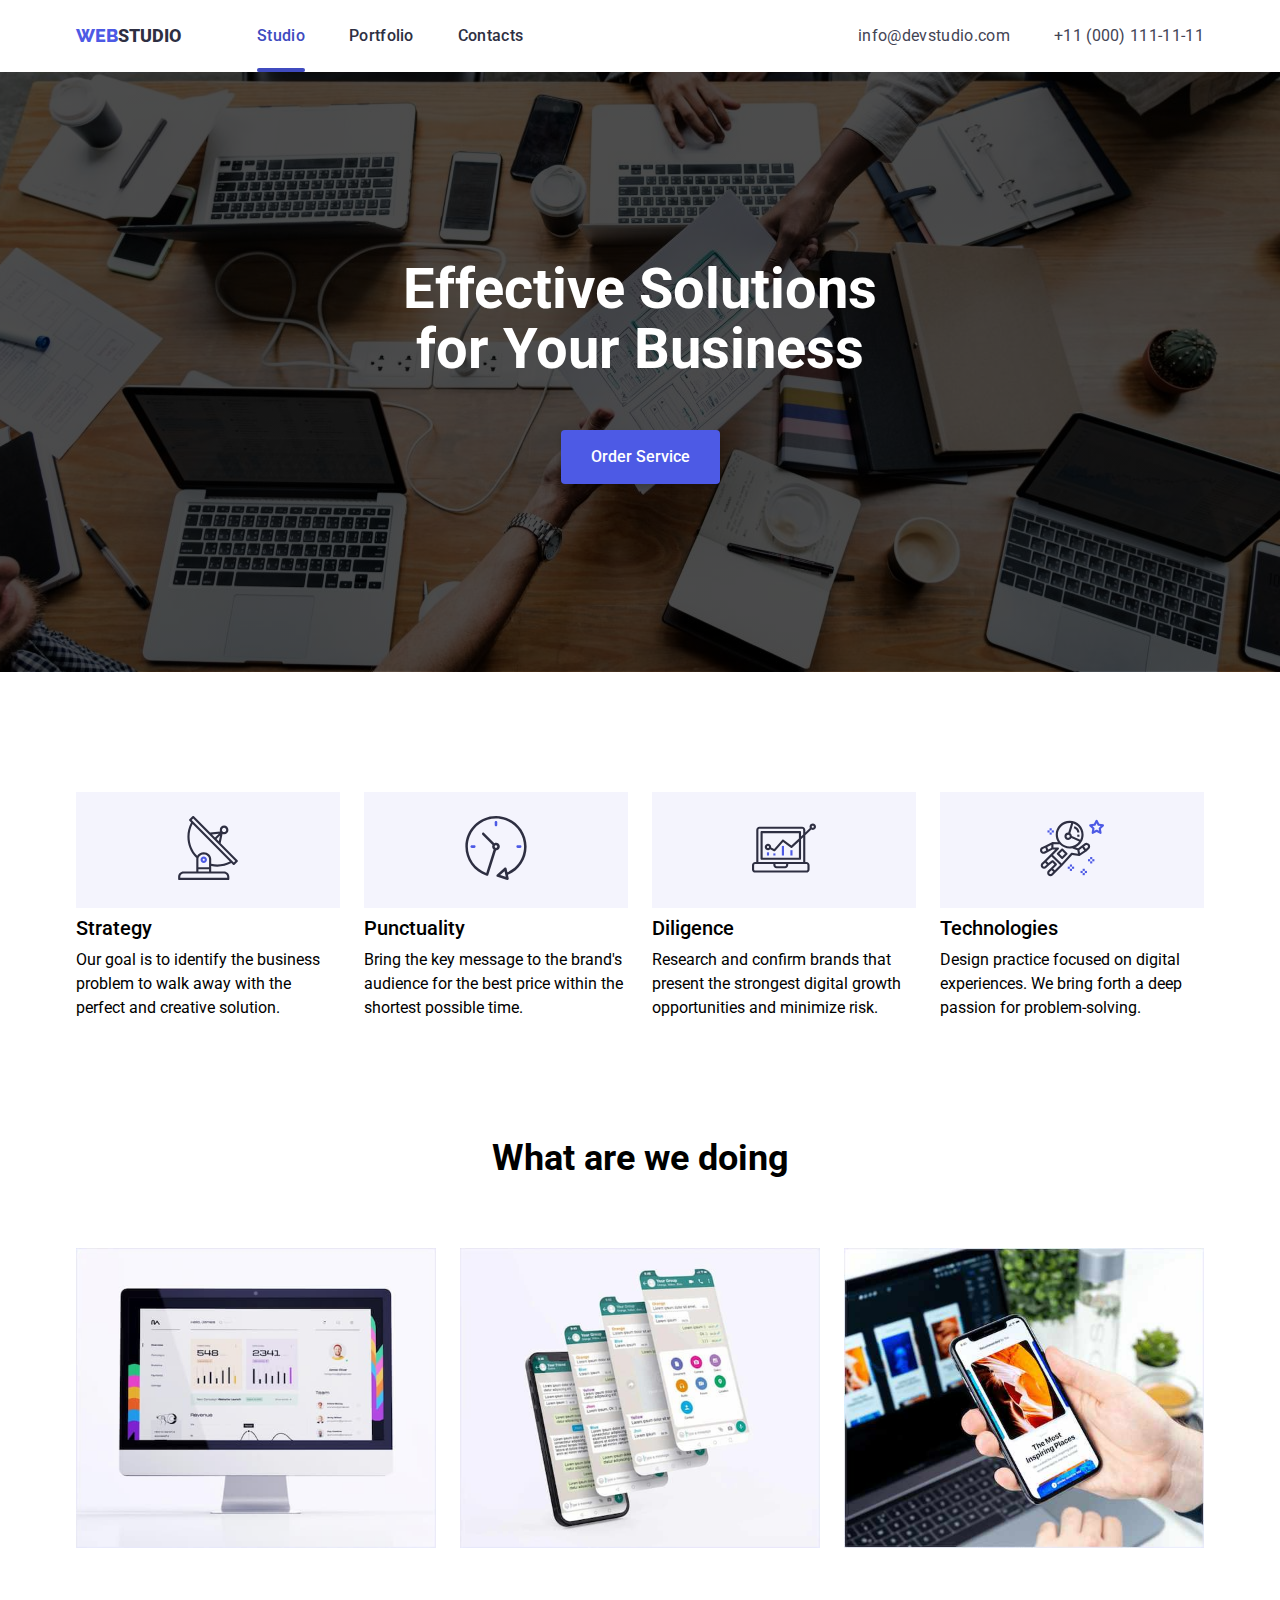
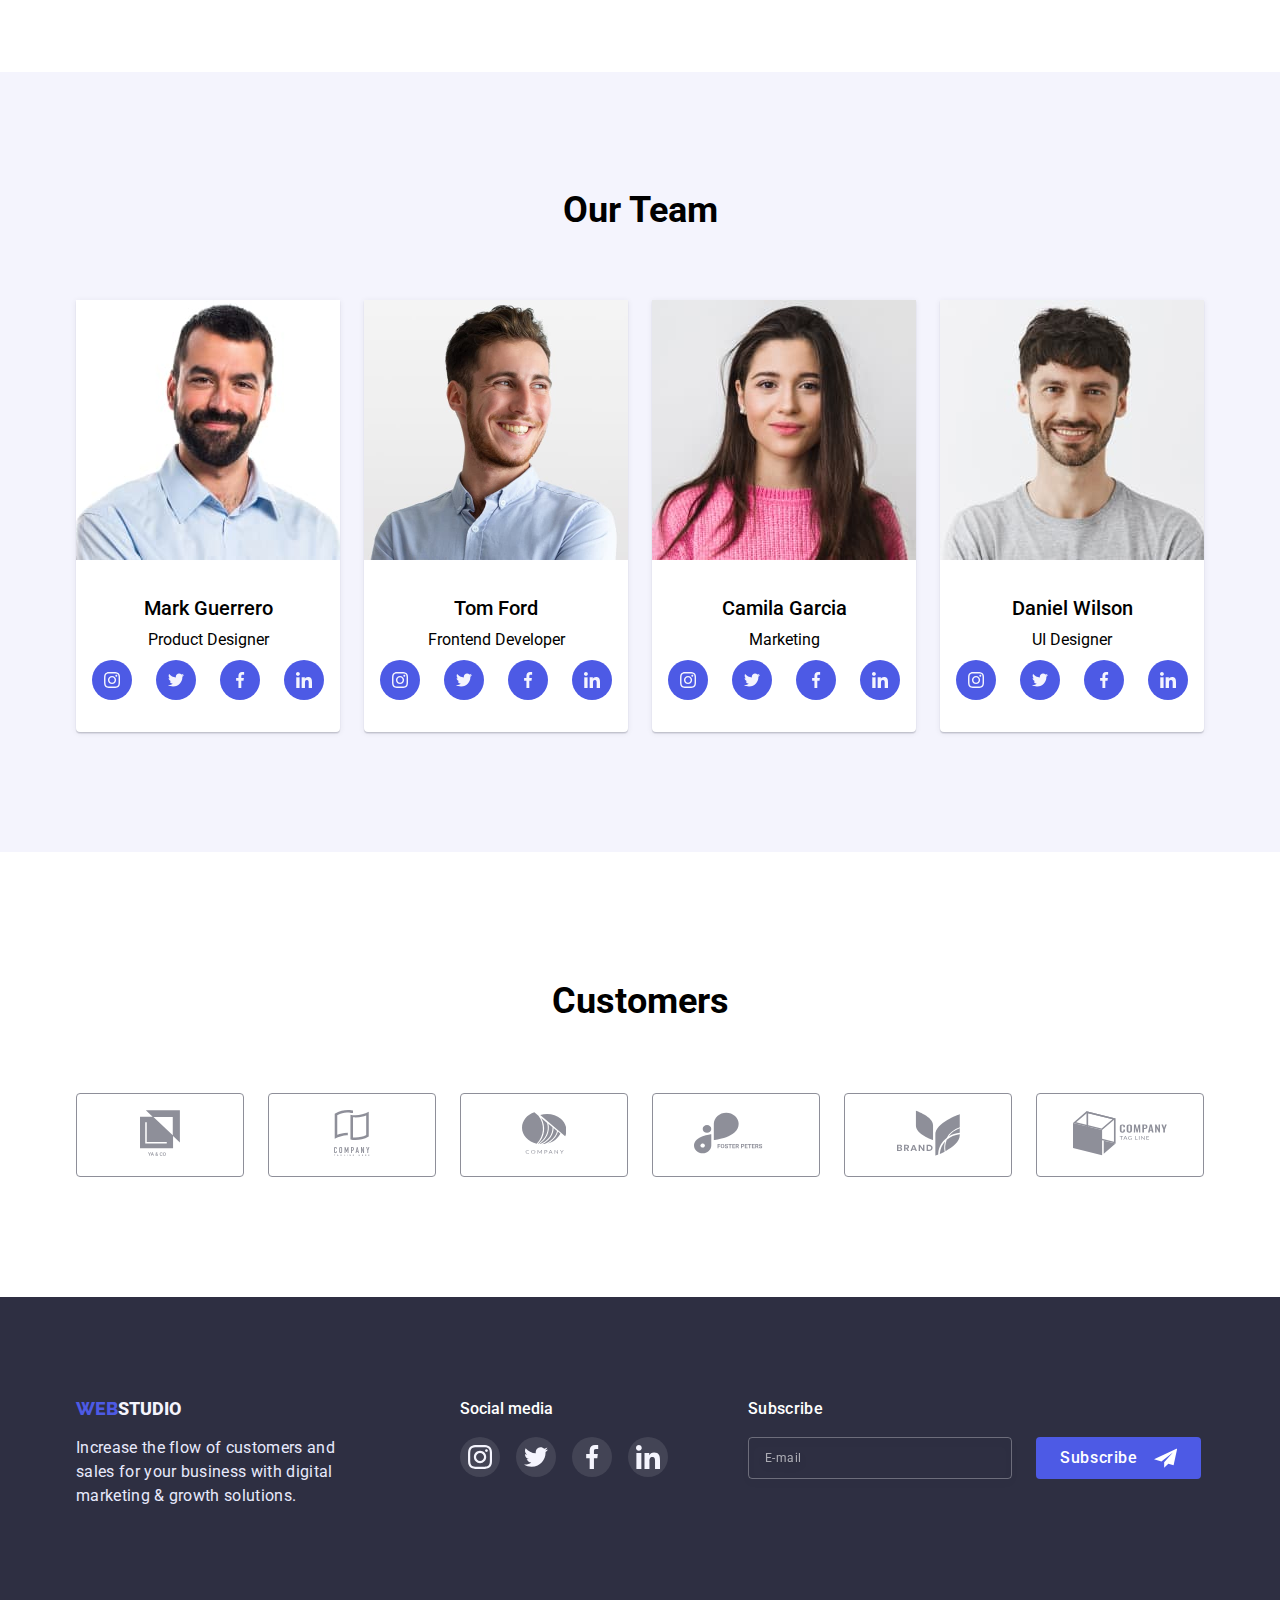
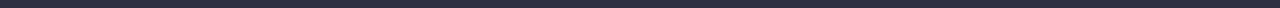
<file: index.html>
<!DOCTYPE html>
<html lang="en">
<head>
    <meta charset="UTF-8">
    <meta http-equiv="X-UA-Compatible" content="IE=edge">
    <meta name="viewport" content="width=device-width, initial-scale=1.0">
    <link href="https://fonts.googleapis.com/css2?family=Roboto:wght@400;500;700&display=swap" rel="stylesheet">
    <link href="https://fonts.googleapis.com/css2?family=Raleway:wght@800&display=swap" rel="stylesheet">
    <title>WebStudio</title>
    <link rel="stylesheet" href="css/style.css">
    <link rel="stylesheet" href="css/media.css">
    <link rel="stylesheet" href="node_modules/modern-normalize/modern-normalize.css" type="text/html">
</head>
<body>
    <header class="webstudio-header">
        <div class="webstudio-nav-menu-mobile">
            <div class="webstudio-nav-menu-mobile-container">
                <a class="webstudio-nav-logo" href="./index.html"><span class="webstudio-nav-link-color">WEB</span>STUDIO</a>
                <button type="button" class="webstudio-header-responsive-menu-logo-icon is-open" data-menu-open>
                    <svg class="webstudio-header-responsive-icon">
                        <use href="./images/menu-burger.svg#icon-menu_black_24dp" width="32"></use>
                    </svg>
                </button>
            </div>
        </div>
        <div class="webstudio-header-menu-modal" data-menu>
            <div class="webstudio-header-container">
                <nav class="webstudio-nav">
                    <button class="webstudio-modal-menu-close-button" data-menu-close>
                        <svg class="webstudio-modal-window-icon">
                            <use href="./images/close-button-svg.svg#icon-close-button"></use>
                        </svg>
                    </button>
                    <a class="webstudio-nav-logo-menu" href="./index.html"><span class="webstudio-nav-link-color">WEB</span>STUDIO</a>
                    <ul class="webstudio-header-menu-list">
                        <li class="webstudio-header-menu-item"><a class="webstudio-header-menu-link webstudio-header-menu-link-active" href="./index.html">Studio</a></li>
                        <li class="webstudio-header-menu-item"><a class="webstudio-header-menu-link" href="./portfolio.html">Portfolio</a></li>
                        <li class="webstudio-header-menu-item"><a class="webstudio-header-menu-link" href="">Contacts</a></li>
                    </ul>
                </nav>
                <address class="webstudio-header-contant">
                    <ul class="webstudio-header-contant-list">
                        <li class="webstudio-header-contant-list-item"><a class="webstudio-header-contant-list-link webstudio-header-contant-list-link-email" href="mailto:info@devstudio.com">info@devstudio.com</a></li>
                        <li class="webstudio-header-contant-list-item"><a class="webstudio-header-contant-list-link webstudio-header-contant-list-link-active" href="tel:+110001111111">+11 (000) 111-11-11</a></li>
                    </ul>
                </address>
                <div class="webstudio-header-social-media">
                    <ul class="webstudio-header-social-media-container">
                        <li class="webstudio-header-social-media-list">
                            <a href="">
                                <svg class="webstudio-header-social-media-icon">
                                    <use href="./images/symbol-defs-(social).svg#icon-instagram-2"></use>
                                </svg>
                            </a>
                        </li>
                        <li class="webstudio-header-social-media-list">
                            <a href="">
                                <svg class="webstudio-header-social-media-icon">
                                    <use href="./images/symbol-defs-(social).svg#icon-twitter-1"></use>
                                </svg>
                            </a>
                        </li>
                        <li class="webstudio-header-social-media-list">
                            <a href="">
                                <svg class="webstudio-header-social-media-icon">
                                    <use href="./images/symbol-defs-(social).svg#icon-facebook-1"></use>
                                </svg>
                            </a>
                        </li>
                        <li class="webstudio-header-social-media-list">
                            <a href="">
                                <svg class="webstudio-header-social-media-icon">
                                    <use href="./images/symbol-defs-(social).svg#icon-linkedin-1-white"></use>
                                </svg>
                            </a>
                        </li>
                    </ul>
                </div>
            </div>
        </div>
    </header>
    <main>
    <section class="webstudio-service">
        <div class="webstudio-service-container">
            <h1 class="webstudio-service-text">Effective Solutions for Your Business</h1>
            <button class="webstudio-service-button" type="button" data-modal-open>Order Service</button>
            <div class="webstudio-modal-overlay is-hidden" data-modal>
                <div class="webstudio-modal-window">
                    <button class="webstudio-modal-window-close-button" data-modal-close>
                        <svg class="webstudio-modal-window-icon">
                            <use href="./images/close-button-svg.svg#icon-close-button" width="8"></use>
                        </svg>
                    </button>
                    <p class="webstudio-modal-form-title">Leave your contacts and we will call you back</p>

                    <form class="webstudio-modal-form-data" method="POST" action="javascript:void(0);" autocomplete="off">
                        <label class="webstudio-modal-form-data-label-container">
                            <span class="webstudio-modal-form-data-title">Name</span>
                            <span class="webstudio-modal-form-container">
                                <input class="webstudio-modal-form-input" type="text" name="user-name">
                                <span class="webstudio-modal-form-input-icon">
                                    <svg class="webstudio-modal-form-input-icon-style">
                                        <use href="./images/set-icon-for-form-data.svg#icon-form-order-name"></use>
                                    </svg>
                                </span>
                            </span>
                        </label>
                        <label class="webstudio-modal-form-data-label-container">
                            <span class="webstudio-modal-form-data-title">Phone</span>
                            <span class="webstudio-modal-form-container">
                                <input class="webstudio-modal-form-input" type="text" name="user-phone">
                                <span class="webstudio-modal-form-input-icon">
                                    <svg class="webstudio-modal-form-input-icon-style">
                                        <use href="./images/set-icon-for-form-data.svg#icon-form-order-call"></use>
                                    </svg>
                                </span>
                            </span>
                        </label>
                        <label class="webstudio-modal-form-data-label-container">
                            <span class="webstudio-modal-form-data-title">Email</span>
                            <span class="webstudio-modal-form-container">
                                <input class="webstudio-modal-form-input" type="email" name="user-email">
                                <span class="webstudio-modal-form-input-icon">
                                    <svg class="webstudio-modal-form-input-icon-style">
                                        <use href="./images/set-icon-for-form-data.svg#icon-form-order-email"></use>
                                    </svg>
                                </span>
                            </span>
                        </label>
                        <label class="webstudio-modal-form-data-label-container">
                            <span class="webstudio-modal-form-data-title">Comment</span>
                            <textarea class="webstudio-modal-form-item-comment" name="comment" placeholder="Text input"></textarea>
                        </label>
                        <label class="webstudio-modal-form-data-label-checkbox">
                            <span class="webstudio-modal-form-input-checkbox-container">
                                <input class="webstudio-modal-form-input-checkbox" type="checkbox" name="agree">
                                <svg class="webstudio-modal-form-input-checkbox-icon">
                                    <use href="./images/set-icon-for-form-data.svg#icon-form-order-checkbox"></use>
                                </svg>
                            </span>
                            <span class="webstudio-modal-form-data-title-checkbox">I accept the terms and conditions of the <a class="webstudio-modal-form-data-title-rules" href="">Privacy Policy</a></span>
                        </label>
                        <div class="webstudio-modal-form-data-button-container">
                            <button class="webstudio-modal-form-data-button" type="submit">Send</button>
                        </div>
                    </form>
                </div>
            </div>
        </div>
    </section>
            <section class="webstudio-services">
                <div class="webstudio-services-container">
                    <ul class="webstudio-services-text-list">
                        <li class="webstudio-services-text-item">
                            <div class="webstudio-services-item-svg">
                                <svg class="webstudio-services-item-icon">
                                    <use href="./images/symbol-defs.svg#icon-antenna-1"></use>
                                </svg>
                            </div>
                            <h3 class="webstudio-services-title">Strategy</h3>
                            <p class="webstudio-services-title-text">Our goal is to identify the business problem to walk away with the perfect and creative solution.</p>
                        </li>
                        <li class="webstudio-services-text-item">
                            <div class="webstudio-services-item-svg">
                                <svg class="webstudio-services-item-icon">
                                    <use href="./images/symbol-defs.svg#icon-clock-1"></use>
                                </svg>
                            </div>
                            <h3 class="webstudio-services-title">Punctuality</h3>
                            <p class="webstudio-services-title-text">Bring the key message to the brand's audience for the best price within the shortest possible time.</p>
                        </li>
                        <li class="webstudio-services-text-item">
                            <div class="webstudio-services-item-svg">
                                <svg class="webstudio-services-item-icon">
                                    <use href="./images/symbol-defs.svg#icon-diagram-1"></use>
                                </svg>
                            </div>
                            <h3 class="webstudio-services-title">Diligence</h3>
                            <p class="webstudio-services-title-text">Research and confirm brands that present the strongest digital growth opportunities and minimize risk.</p>
                        </li>
                        <li class="webstudio-services-text-item">
                            <div class="webstudio-services-item-svg">
                                <svg class="webstudio-services-item-icon">
                                    <use href="./images/symbol-defs.svg#icon-astronaut-1"></use>
                                </svg>
                            </div>
                            <h3 class="webstudio-services-title">Technologies</h3>
                            <p class="webstudio-services-title-text">Design practice focused on digital experiences. We bring forth a deep passion for problem-solving.</p>
                        </li>
                    </ul>
                </div>
            </section>
            <section class="webstudio-our-jobs">
                <div class="webstudio-our-jobs-container">
                    <h2 class="webstudio-our-jobs-text">What are we doing</h2>
                        <ul class="webstudio-our-jobs-text-list">
                            <li class="webstudio-our-jobs-text-item"><img src="./images/img-1-(edited)-1.jpg" alt="Desktop-Mac" width="360"></li>
                            <li class="webstudio-our-jobs-text-item"><img src="./images/img-2-(edited)-2.jpg" alt="Phone-with-screens" width="360"></li>
                            <li class="webstudio-our-jobs-text-item"><img src="./images/img-3-(edited)-3.jpg" alt="IPhone" width="360"></li>
                        </ul>
                </div>
            </section>
            <section class="webstudio-our-team">
                <div class="webstudio-our-team-container">
                    <h2 class="webstudio-our-team-title">Our Team</h2>
                    <ul class="webstudio-our-team-cards">
                        <li class="webstudio-our-team-cards-employee">
                        <picture>
                            <source srcset="./images/Mark-Guerrero-4-x2.jpg 2x, ./images/Mark-Guerrero-4-x1.jpg 1x" type="image/jpeg">
                            <img class="webstudio-our-team-cards-employee-img" src="./images/Mark-Guerrero-3.jpg" alt="Mark-Guerrero" width="264">
                        </picture>
                            <div class="webstudio-our-team-cards-employee-titles">
                                <h3 class="webstudio-our-team-cards-title-list">Mark Guerrero</h3>
                                <p class="webstudio-our-team-cards-text-list">Product Designer</p>
                                <ul class="webstudio-our-team-cards-employee-social-media-container">
                                    <li class="webstudio-our-team-cards-employee-social-media-list">
                                        <a href="">
                                            <svg class="webstudio-our-team-cards-employee-social-media-icon">
                                                <use href="./images/symbol-defs-(social).svg#icon-instagram-2" width="16"></use>
                                            </svg>
                                        </a>
                                    </li>
                                    <li class="webstudio-our-team-cards-employee-social-media-list">
                                        <a href="">
                                            <svg class="webstudio-our-team-cards-employee-social-media-icon">
                                                <use href="./images/symbol-defs-(social).svg#icon-twitter-1" width="16"></use>
                                            </svg>
                                        </a>
                                    </li>
                                    <li class="webstudio-our-team-cards-employee-social-media-list">
                                        <a href="">
                                            <svg class="webstudio-our-team-cards-employee-social-media-icon">
                                                <use href="./images/symbol-defs-(social).svg#icon-facebook-1" width="16"></use>
                                            </svg>
                                        </a>
                                    </li>
                                    <li class="webstudio-our-team-cards-employee-social-media-list">
                                        <a href="">
                                            <svg class="webstudio-our-team-cards-employee-social-media-icon">
                                                <use href="./images/symbol-defs-(social).svg#icon-linkedin-1-white" width="16">
                                                </use>
                                            </svg>
                                        </a>
                                    </li>
                                </ul>
                            </div>
                        </li>
                        <li class="webstudio-our-team-cards-employee">
                            <picture>
                                <source srcset="./images/tom-ford-5-x2.jpg 2x, ./images/tom-ford-5-x1.jpg 1x" type="image/jpeg">
                                <img class="webstudio-our-team-cards-employee-img" src="./images/tom-ford-4.jpg" alt="Tom-Ford" width="264">
                            </picture>
                            <div class="webstudio-our-team-cards-employee-titles">
                                <h3 class="webstudio-our-team-cards-title-list">Tom Ford</h3>
                                <p class="webstudio-our-team-cards-text-list">Frontend Developer</p>
                                <ul class="webstudio-our-team-cards-employee-social-media-container">
                                    <li class="webstudio-our-team-cards-employee-social-media-list">
                                        <a href="">
                                            <svg class="webstudio-our-team-cards-employee-social-media-icon">
                                                <use href="./images/symbol-defs-(social).svg#icon-instagram-2" width="16"></use>
                                            </svg>
                                        </a>
                                    </li>
                                    <li class="webstudio-our-team-cards-employee-social-media-list">
                                        <a href="">
                                            <svg class="webstudio-our-team-cards-employee-social-media-icon">
                                                <use href="./images/symbol-defs-(social).svg#icon-twitter-1" width="16"></use>
                                            </svg>
                                        </a>
                                    </li>
                                    <li class="webstudio-our-team-cards-employee-social-media-list">
                                        <a href="">
                                            <svg class="webstudio-our-team-cards-employee-social-media-icon">
                                                <use href="./images/symbol-defs-(social).svg#icon-facebook-1" width="16"></use>
                                            </svg>
                                        </a>
                                    </li>
                                    <li class="webstudio-our-team-cards-employee-social-media-list">
                                        <a href="">
                                            <svg class="webstudio-our-team-cards-employee-social-media-icon">
                                                <use href="./images/symbol-defs-(social).svg#icon-linkedin-1-white" width="16">
                                                </use>
                                            </svg>
                                        </a>
                                    </li>
                                </ul>
                            </div>
                        </li>
                        <li class="webstudio-our-team-cards-employee">
                            <picture>
                                <source srcset="./images/Camila-Garcia-3-x2.jpg 2x, ./images/Camila-Garcia-3-x1.jpg 1x" type="image/jpeg">
                                <img class="webstudio-our-team-cards-employee-img" src="./images/Camila-Garcia-2.jpg" alt="Camila-Garcia" width="264">
                            </picture>
                            <div class="webstudio-our-team-cards-employee-titles">
                                <h3 class="webstudio-our-team-cards-title-list">Camila Garcia</h3>
                                <p class="webstudio-our-team-cards-text-list">Marketing</p>
                                <ul class="webstudio-our-team-cards-employee-social-media-container">
                                    <li class="webstudio-our-team-cards-employee-social-media-list">
                                        <a href="">
                                            <svg class="webstudio-our-team-cards-employee-social-media-icon">
                                                <use href="./images/symbol-defs-(social).svg#icon-instagram-2" width="16"></use>
                                            </svg>
                                        </a>
                                    </li>
                                    <li class="webstudio-our-team-cards-employee-social-media-list">
                                        <a href="">
                                            <svg class="webstudio-our-team-cards-employee-social-media-icon">
                                                <use href="./images/symbol-defs-(social).svg#icon-twitter-1" width="16"></use>
                                            </svg>
                                        </a>
                                    </li>
                                    <li class="webstudio-our-team-cards-employee-social-media-list">
                                        <a href="">
                                            <svg class="webstudio-our-team-cards-employee-social-media-icon">
                                                <use href="./images/symbol-defs-(social).svg#icon-facebook-1" width="16"></use>
                                            </svg>
                                        </a>
                                    </li>
                                    <li class="webstudio-our-team-cards-employee-social-media-list">
                                        <a href="">
                                            <svg class="webstudio-our-team-cards-employee-social-media-icon">
                                                <use href="./images/symbol-defs-(social).svg#icon-linkedin-1-white" width="16">
                                                </use>
                                            </svg>
                                        </a>
                                    </li>
                                </ul>
                            </div>
                        </li>
                        <li class="webstudio-our-team-cards-employee">
                            <picture>
                                <source srcset="./images/Daniel-Wilson-2-2x.jpg 2x, ./images/Daniel-Wilson-2-1x.jpg 1x" type="image/jpeg">
                                <img class="webstudio-our-team-cards-employee-img" src="./images/Daniel-Wilson-1.jpg" alt="Daniel-Wilson" width="264">
                            </picture>
                            <div class="webstudio-our-team-cards-employee-titles">
                                <h3 class="webstudio-our-team-cards-title-list">Daniel Wilson</h3>
                                <p class="webstudio-our-team-cards-text-list">UI Designer</p>
                                <ul class="webstudio-our-team-cards-employee-social-media-container">
                                    <li class="webstudio-our-team-cards-employee-social-media-list">
                                        <a href="">
                                            <svg class="webstudio-our-team-cards-employee-social-media-icon">
                                                <use href="./images/symbol-defs-(social).svg#icon-instagram-2" width="16"></use>
                                            </svg>
                                        </a>
                                    </li>
                                    <li class="webstudio-our-team-cards-employee-social-media-list">
                                        <a href="">
                                            <svg class="webstudio-our-team-cards-employee-social-media-icon">
                                                <use href="./images/symbol-defs-(social).svg#icon-twitter-1" width="16"></use>
                                            </svg>
                                        </a>
                                    </li>
                                    <li class="webstudio-our-team-cards-employee-social-media-list">
                                        <a href="">
                                            <svg class="webstudio-our-team-cards-employee-social-media-icon">
                                                <use href="./images/symbol-defs-(social).svg#icon-facebook-1" width="16"></use>
                                            </svg>
                                        </a>
                                    </li>
                                    <li class="webstudio-our-team-cards-employee-social-media-list">
                                        <a href="">
                                            <svg class="webstudio-our-team-cards-employee-social-media-icon">
                                                <use href="./images/symbol-defs-(social).svg#icon-linkedin-1-white" width="16">
                                                </use>
                                            </svg>
                                        </a>
                                    </li>
                                </ul>
                            </div>
                        </li>
                    </ul>
                </div>
            </section>
            <section class="webstudio-our-customers">
                <div class="webstudio-our-customers-container">
                    <h2 class="webstudio-our-customers-title">Customers</h2>
                    <ul class="webstudio-our-customers-list">
                        <li class="webstudio-our-customers-list-item">
                            <a href="">
                                <svg class="webstudio-our-customers-list-item-icon" width="40">
                                    <use href="./images/symbol-defs-customers.svg#icon-group-yaco"></use>
                                </svg>
                            </a>
                        </li>
                        <li class="webstudio-our-customers-list-item">
                            <a href="">
                                <svg class="webstudio-our-customers-list-item-icon" width="40">
                                    <use href="./images/symbol-defs-customers.svg#icon-group-company-tagline-here"></use>
                                </svg>
                            </a>
                        </li>
                        <li class="webstudio-our-customers-list-item">
                            <a href="">
                                <svg class="webstudio-our-customers-list-item-icon" width="44">
                                    <use href="./images/symbol-defs-customers.svg#icon-group-company"></use>
                                </svg>
                            </a>
                        </li>
                        <li class="webstudio-our-customers-list-item">
                            <a href="">
                                <svg class="webstudio-our-customers-list-item-icon" width="84">
                                    <use href="./images/symbol-defs-customers.svg#icon-group-foster-peters"></use>
                                </svg>
                            </a>
                        </li>
                        <li class="webstudio-our-customers-list-item">
                            <a href="">
                                <svg class="webstudio-our-customers-list-item-icon" width="63">
                                    <use href="./images/symbol-defs-customers.svg#icon-group-brand"></use>
                                </svg>
                            </a>
                        </li>
                        <li class="webstudio-our-customers-list-item">
                            <a href="">
                                <svg class="webstudio-our-customers-list-item-icon" width="94">
                                    <use href="./images/symbol-defs-customers.svg#icon-group-company-tag-line"></use>
                                </svg>
                            </a>
                        </li>
                    </ul>
                </div>
            </section>
    </main>

    <footer class="webstudio-footer-home">
        <div class="webstudio-footer-home-container">
            <div class="webstudio-footer-container-text">
                <a class="webstudio-footer-logo" href="./index.html"><span class="webstudio-footer-link-color">WEB</span>STUDIO</a>
                <p class="webstudio-footer-text">Increase the flow of customers and sales for your business with digital marketing & growth solutions.</p>
            </div>
            <div class="webstudio-footer-social-media-container">
                <h3 class="webstudio-footer-social-media-title">Social media</h3>
                <ul class="webstudio-footer-social-media-list">
                    <li class="webstudio-footer-social-media-list-item">
                        <a href="">
                            <svg class="webstudio-footer-social-media-list-item-icon">
                                <use href="./images/symbol-defs-(social).svg#icon-instagram-2" width="24"></use>
                            </svg>
                        </a>
                    </li>
                    <li class="webstudio-footer-social-media-list-item">
                        <a href="">
                            <svg class="webstudio-footer-social-media-list-item-icon">
                                <use href="./images/symbol-defs-(social).svg#icon-twitter-1" width="24"></use>
                            </svg>
                        </a>
                    </li>
                    <li class="webstudio-footer-social-media-list-item">
                        <a href="">
                            <svg class="webstudio-footer-social-media-list-item-icon">
                                <use href="./images/symbol-defs-(social).svg#icon-facebook-1" width="24"></use>
                            </svg>
                        </a>
                    </li>
                    <li class="webstudio-footer-social-media-list-item">
                        <a href="">
                            <svg class="webstudio-footer-social-media-list-item-icon">
                                <use href="./images/symbol-defs-(social).svg#icon-linkedin-1-white" width="24"></use>
                            </svg>
                        </a>
                    </li>
                </ul>
            </div>
            <div class="webstudio-footer-form-subscribe-container">
                <p class="webstudio-footer-form-subscribe-label">Subscribe</p>
                <form class="webstudio-footer-form-subscribe-form" method="POST" action="javascript:void(0);" autocomplete="off">
                    <input class="webstudio-footer-form-subscribe-input" type="text" name="email" placeholder="E-mail">
                        <button class="webstudio-footer-form-subscribe-button" type="submit">Subscribe
                            <svg class="webstudio-footer-form-subscribe-svg-icon">
                                <use href="./images/message-icon.svg#icon-message-icon"></use>
                            </svg>
                        </button>
                </form>
            </div>
        </div>
    </footer>
    <script src="./js/modal.js"></script>
    <script src="./js/mobile-menu.js"></script>
</body>

</html>
</file>
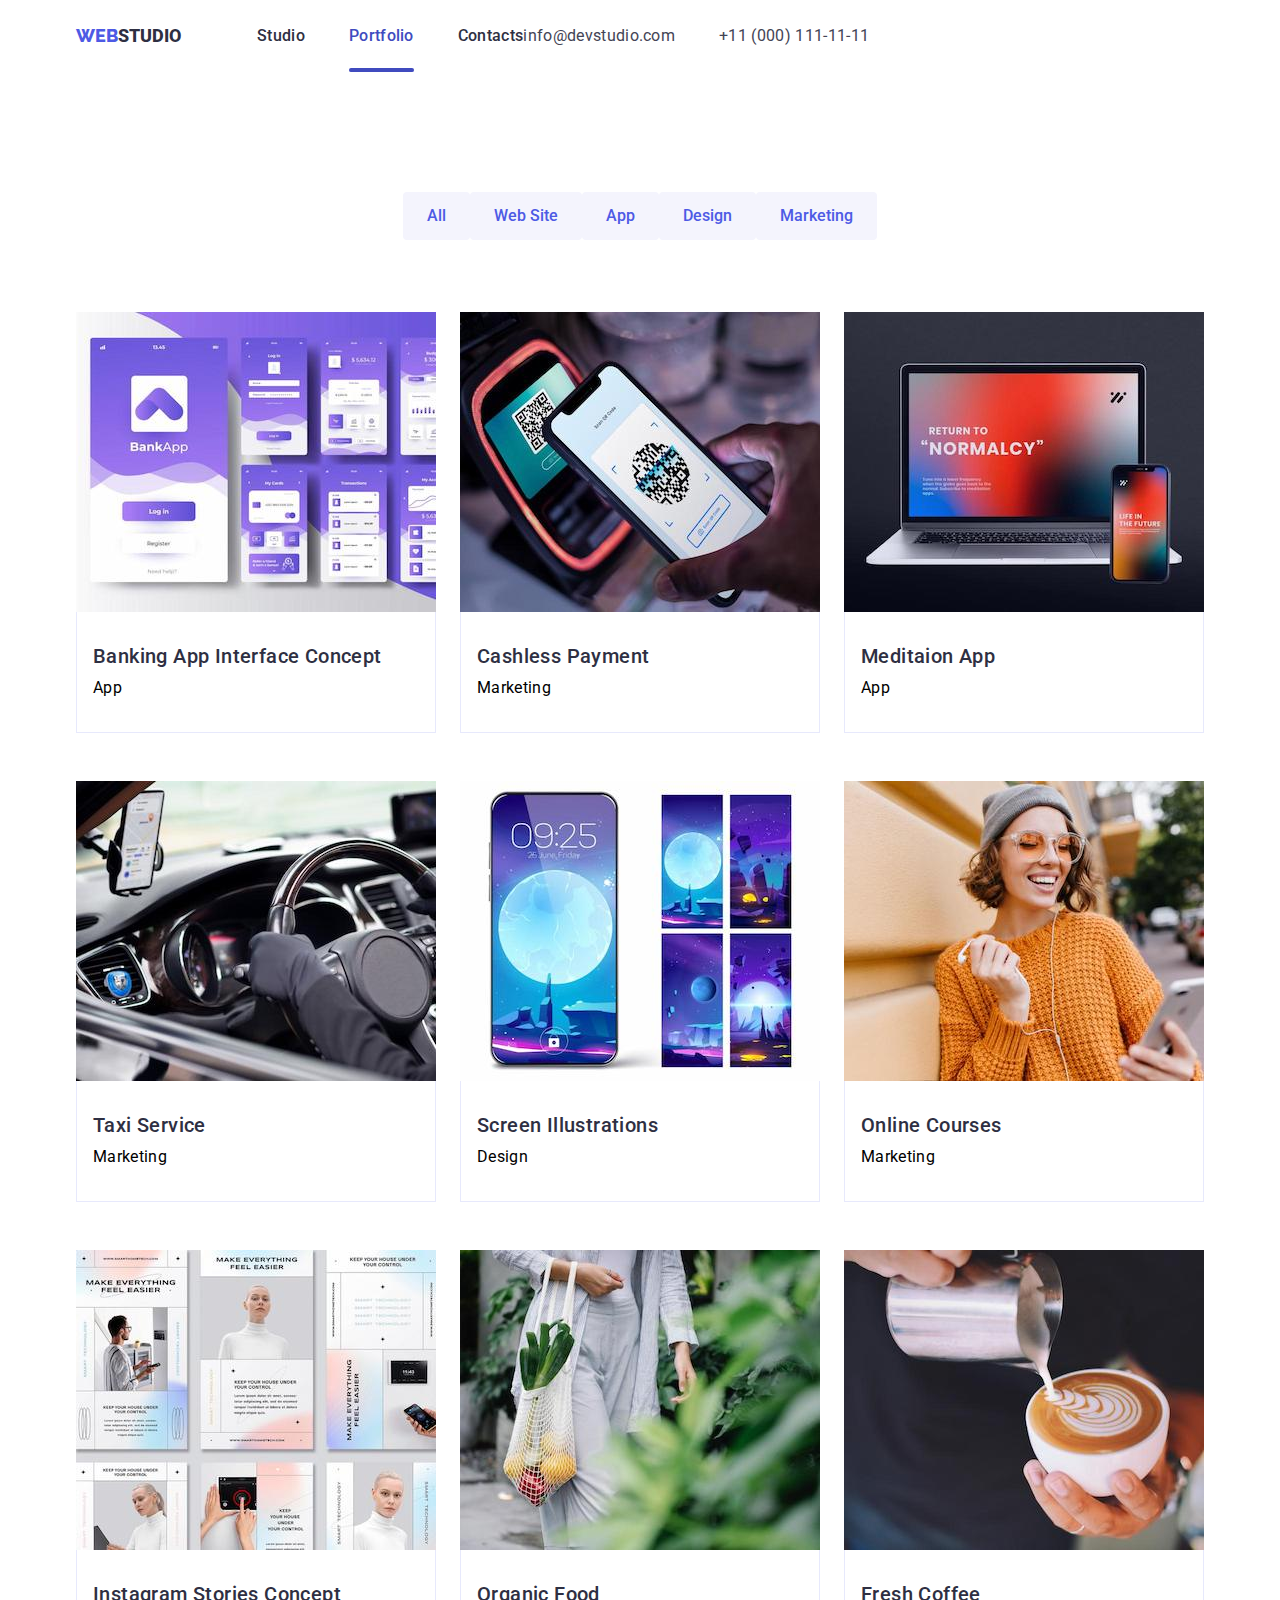
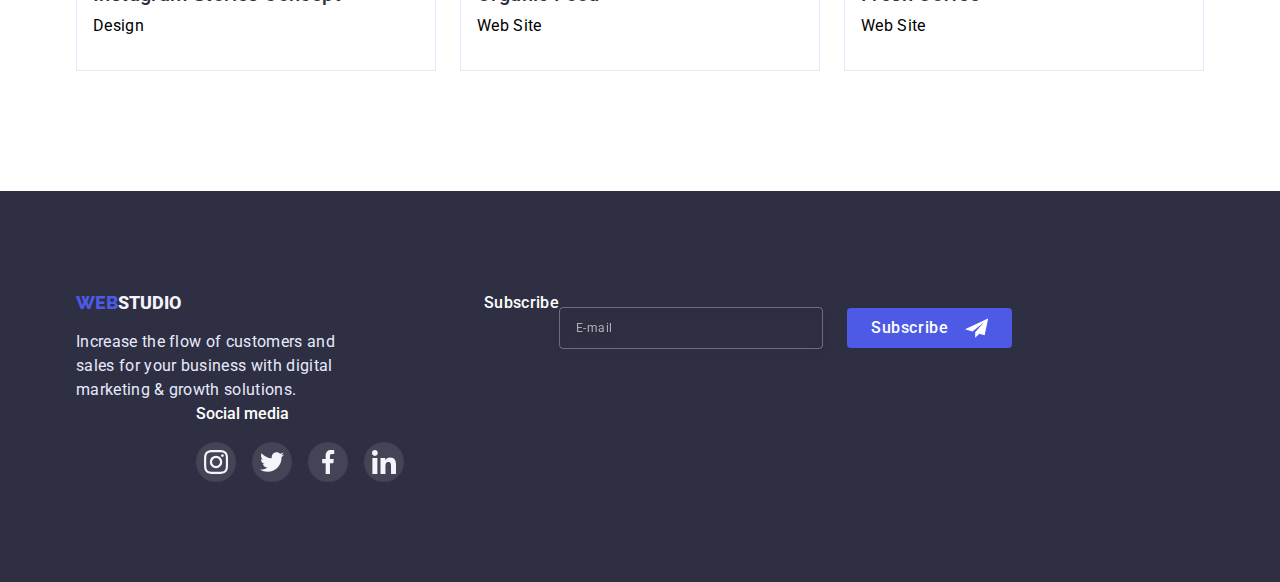
<file: portfolio.html>
<!DOCTYPE html>
<html lang="en">

<head>
    <meta charset="UTF-8">
    <meta http-equiv="X-UA-Compatible" content="IE=edge">
    <meta name="viewport" content="width=device-width, initial-scale=1.0">
    <link href="https://fonts.googleapis.com/css2?family=Roboto:wght@400;500;700&display=swap" rel="stylesheet">
    <link href="https://fonts.googleapis.com/css2?family=Raleway:wght@800&display=swap" rel="stylesheet">
    <title>WebStudio</title>
    <link rel="stylesheet" href="css/style.css">
    <link rel="stylesheet" href="css/media.css">
    <link rel="stylesheet" href="node_modules/modern-normalize/modern-normalize.css" type="text/html">
</head>

<body>
    <header class="webstudio-header-portfolio">
        <div class="webstudio-nav-menu-mobile">
            <div class="webstudio-nav-menu-mobile-container">
                <a class="webstudio-nav-logo" href="./index.html"><span
                        class="webstudio-nav-link-color">WEB</span>STUDIO</a>
                <button type="button" class="webstudio-header-responsive-menu-logo-icon is-open">
                    <svg class="webstudio-header-responsive-icon">
                        <use href="./images/menu-burger.svg#icon-menu_black_24dp" width="32"></use>
                    </svg>
                </button>
            </div>
        </div>
        <div class="webstudio-header-menu-modal">
            <div class="webstudio-header-container">
                <nav class="webstudio-nav">
                    <button class="webstudio-modal-menu-close-button">
                        <svg class="webstudio-modal-window-icon">
                            <use href="./images/close-button-svg.svg#icon-close-button"></use>
                        </svg>
                    </button>
                    <a class="webstudio-nav-logo-menu" href="./index.html"><span
                            class="webstudio-nav-link-color">WEB</span>STUDIO</a>
                    <div class="webstudio-header-menu-responsive">
                        <ul class="webstudio-header-menu-list">
                            <li class="webstudio-header-menu-item"><a class="webstudio-header-menu-link" href="./index.html">Studio</a></li>
                            <li class="webstudio-header-menu-item"><a class="webstudio-header-menu-link webstudio-header-menu-link-active" href="./portfolio.html">Portfolio</a></li>
                            <li class="webstudio-header-menu-item"><a class="webstudio-header-menu-link" href="">Contacts</a></li>
                        </ul>
                    </div>
                    <address class="webstudio-header-contant">
                        <ul class="webstudio-header-contant-list">
                            <li class="webstudio-header-contant-list-item">
                                <a class="webstudio-header-contant-list-link webstudio-header-contant-list-link-email"
                                    href="mailto:info@devstudio.com">info@devstudio.com</a>
                            </li>
                            <li class="webstudio-header-contant-list-item">
                                <a class="webstudio-header-contant-list-link webstudio-header-contant-list-link-active"
                                    href="tel:+110001111111">+11 (000) 111-11-11</a>
                            </li>
                        </ul>
                    </address>
                    <div class="webstudio-header-social-media">
                        <ul class="webstudio-header-social-media-container">
                            <li class="webstudio-header-social-media-list">
                                <a href="">
                                    <svg class="webstudio-header-social-media-icon">
                                        <use href="./images/symbol-defs-(social).svg#icon-instagram-2"></use>
                                    </svg>
                                </a>
                            </li>
                            <li class="webstudio-header-social-media-list">
                                <a href="">
                                    <svg class="webstudio-header-social-media-icon">
                                        <use href="./images/symbol-defs-(social).svg#icon-twitter-1"></use>
                                    </svg>
                                </a>
                            </li>
                            <li class="webstudio-header-social-media-list">
                                <a href="">
                                    <svg class="webstudio-header-social-media-icon">
                                        <use href="./images/symbol-defs-(social).svg#icon-facebook-1"></use>
                                    </svg>
                                </a>
                            </li>
                            <li class="webstudio-header-social-media-list">
                                <a href="">
                                    <svg class="webstudio-header-social-media-icon">
                                        <use href="./images/symbol-defs-(social).svg#icon-linkedin-1-white"></use>
                                    </svg>
                                </a>
                            </li>
                        </ul>
                    </div>
                </nav>
            </div>
        </div>
    </header>
    <main>
        <section class="webstudio-filter-container">
            <div class="webstudio-filter-portfolio-jobs-container">
                    <ul class="webstudio-filter-buttons">
                        <li class="webstudio-services-style-buttons-items"><button class="webstudio-services-style-buttons" type="button">All</button></li>
                        <li class="webstudio-services-style-buttons-items"><button class="webstudio-services-style-buttons" type="button">Web Site</button></li>
                        <li class="webstudio-services-style-buttons-items"><button class="webstudio-services-style-buttons" type="button">App</button></li>
                        <li class="webstudio-services-style-buttons-items"><button class="webstudio-services-style-buttons" type="button">Design</button></li>
                        <li class="webstudio-services-style-buttons-items"><button class="webstudio-services-style-buttons" type="button">Marketing</button></li>
                    </ul>
                <div class="webstudio-filter-container-responsive">
                    <ul class="webstudio-filter-portfolio-jobs-cards">
                        <li class="webstudio-filter-portfolio-jobs-cards-items">
                            <div class="webstudio-filter-portfolio-jobs-cards-items-overlay-container">
                                <img class="webstudio-filter-portfolio-jobs-cards-image" src="images/banking-app-edited-1.jpg" alt="banking-app" width="360">   
                                    <div class="webstudio-filter-portfolio-jobs-cards-items-overlay">
                                        <p class="webstudio-filter-portfolio-jobs-cards-items-overlay-text">14 Stylish and User-Friendly App Design Concepts · Task Manager App · Calorie Tracker App · Exotic Fruit Ecommerce App · Cloud Storage App</p>
                                    </div>
                            </div>
                                <div class="webstudio-filter-portfolio-jobs-cards-items-styles overlay">
                                    <h2 class="webstudio-filter-portfolio-jobs-cards-items-titles">Banking App Interface Concept</h2>
                                    <p class="webstudio-filter-portfolio-jobs-cards-items-texts">App</p>
                                </div>
                        </li>
                        <li class="webstudio-filter-portfolio-jobs-cards-items">
                            <div class="webstudio-filter-portfolio-jobs-cards-items-overlay-container">
                                <img class="webstudio-filter-portfolio-jobs-cards-image" src="images/cashless-payment-edited-2.jpg" alt="cashless-payment" width="360">
                                <div class="webstudio-filter-portfolio-jobs-cards-items-overlay">
                                    <p class="webstudio-filter-portfolio-jobs-cards-items-overlay-text">14 Stylish and User-Friendly App Design Concepts · Task Manager App · Calorie Tracker App · Exotic Fruit Ecommerce App · Cloud Storage App</p>
                                </div>
                            </div>
                            <div class="webstudio-filter-portfolio-jobs-cards-items-styles">
                                <h2 class="webstudio-filter-portfolio-jobs-cards-items-titles">Cashless Payment</h2>
                                <p class="webstudio-filter-portfolio-jobs-cards-items-texts">Marketing</p>
                            </div>
                        </li>
                        <li class="webstudio-filter-portfolio-jobs-cards-items">
                            <div class="webstudio-filter-portfolio-jobs-cards-items-overlay-container">
                                <img class="webstudio-filter-portfolio-jobs-cards-image" src="images/meditataion-app-edited-3.jpg" alt="meditaion-app" width="360">
                                <div class="webstudio-filter-portfolio-jobs-cards-items-overlay">
                                    <p class="webstudio-filter-portfolio-jobs-cards-items-overlay-text">14 Stylish and User-Friendly App Design Concepts · Task Manager App · Calorie Tracker App · Exotic Fruit Ecommerce App · Cloud Storage App</p>
                                </div>
                            </div>
                            <div class="webstudio-filter-portfolio-jobs-cards-items-styles">
                                <h2 class="webstudio-filter-portfolio-jobs-cards-items-titles">Meditaion App</h2>
                                <p class="webstudio-filter-portfolio-jobs-cards-items-texts">App</p>
                            </div>
                        </li>
                        <li class="webstudio-filter-portfolio-jobs-cards-items">
                            <div class="webstudio-filter-portfolio-jobs-cards-items-overlay-container">
                            <img class="webstudio-filter-portfolio-jobs-cards-image" src="images/taxi-service-edited-4.jpg" alt="taxi-service" width="360">
                                <div class="webstudio-filter-portfolio-jobs-cards-items-overlay">
                                    <p class="webstudio-filter-portfolio-jobs-cards-items-overlay-text">14 Stylish and User-Friendly App Design Concepts · Task Manager App · Calorie Tracker App · Exotic Fruit Ecommerce App · Cloud Storage App</p>
                                </div>
                            </div>
                            <div class="webstudio-filter-portfolio-jobs-cards-items-styles">
                                <h2 class="webstudio-filter-portfolio-jobs-cards-items-titles">Taxi Service</h2>
                                <p class="webstudio-filter-portfolio-jobs-cards-items-texts">Marketing</p>
                            </div>
                        </li>
                        <li class="webstudio-filter-portfolio-jobs-cards-items">
                            <div class="webstudio-filter-portfolio-jobs-cards-items-overlay-container">
                            <img class="webstudio-filter-portfolio-jobs-cards-image" src="images/screen-illustrations-edited-5.jpg" alt="screen-illustrations" width="360">
                                <div class="webstudio-filter-portfolio-jobs-cards-items-overlay">
                                    <p class="webstudio-filter-portfolio-jobs-cards-items-overlay-text">14 Stylish and User-Friendly App Design Concepts · Task Manager App · Calorie Tracker App · Exotic Fruit Ecommerce App · Cloud Storage App</p>
                                </div>
                            </div>
                            <div class="webstudio-filter-portfolio-jobs-cards-items-styles">
                                <h2 class="webstudio-filter-portfolio-jobs-cards-items-titles">Screen Illustrations</h2>
                                <p class="webstudio-filter-portfolio-jobs-cards-items-texts">Design</p>
                            </div>
                        </li>
                        <li class="webstudio-filter-portfolio-jobs-cards-items">
                            <div class="webstudio-filter-portfolio-jobs-cards-items-overlay-container">
                                <img class="webstudio-filter-portfolio-jobs-cards-image" src="images/online-courses-edited-6.jpg" alt="online-courses" width="360">
                                <div class="webstudio-filter-portfolio-jobs-cards-items-overlay">
                                    <p class="webstudio-filter-portfolio-jobs-cards-items-overlay-text">14 Stylish and User-Friendly App Design Concepts · Task Manager App · Calorie Tracker App · Exotic Fruit Ecommerce App · Cloud Storage App</p>
                                </div>
                                </div>
                                <div class="webstudio-filter-portfolio-jobs-cards-items-styles">
                                    <h2 class="webstudio-filter-portfolio-jobs-cards-items-titles">Online Courses</h2>
                                    <p class="webstudio-filter-portfolio-jobs-cards-items-texts">Marketing</p>
                                </div>
                        </li>
                        <li class="webstudio-filter-portfolio-jobs-cards-items">
                            <div class="webstudio-filter-portfolio-jobs-cards-items-overlay-container">
                                <img class="webstudio-filter-portfolio-jobs-cards-image" src="images/instagram-stories-concept-7.jpg" alt="instagram-stories-concept" width="360">
                                <div class="webstudio-filter-portfolio-jobs-cards-items-overlay">
                                    <p class="webstudio-filter-portfolio-jobs-cards-items-overlay-text">14 Stylish and User-Friendly App Design Concepts · Task Manager App · Calorie Tracker App · Exotic Fruit Ecommerce App · Cloud Storage App</p>
                                </div>
                                </div>
                                <div class="webstudio-filter-portfolio-jobs-cards-items-styles">
                                    <h2 class="webstudio-filter-portfolio-jobs-cards-items-titles">Instagram Stories Concept</h2>
                                    <p class="webstudio-filter-portfolio-jobs-cards-items-texts">Design</p>
                                </div>
                        </li>
                        <li class="webstudio-filter-portfolio-jobs-cards-items">
                            <div class="webstudio-filter-portfolio-jobs-cards-items-overlay-container">
                                <img class="webstudio-filter-portfolio-jobs-cards-image" src="images/organic-food-edited-8.jpg" alt="organic-food" width="360">
                                <div class="webstudio-filter-portfolio-jobs-cards-items-overlay">
                                    <p class="webstudio-filter-portfolio-jobs-cards-items-overlay-text">14 Stylish and User-Friendly App Design Concepts · Task Manager App · Calorie Tracker App · Exotic Fruit Ecommerce App · Cloud Storage App</p>
                                </div>
                            </div>
                            <div class="webstudio-filter-portfolio-jobs-cards-items-styles">
                                <h2 class="webstudio-filter-portfolio-jobs-cards-items-titles">Organic Food</h2>
                                <p class="webstudio-filter-portfolio-jobs-cards-items-texts">Web Site</p>
                            </div>
                        </li>
                        <li class="webstudio-filter-portfolio-jobs-cards-items">
                            <div class="webstudio-filter-portfolio-jobs-cards-items-overlay-container">
                                <img class="webstudio-filter-portfolio-jobs-cards-image" src="images/fresh-coffee-edited-9.jpg" alt="organic-food" width="360">
                                <div class="webstudio-filter-portfolio-jobs-cards-items-overlay">
                                    <p class="webstudio-filter-portfolio-jobs-cards-items-overlay-text">14 Stylish and User-Friendly App Design Concepts · Task Manager App · Calorie Tracker App · Exotic Fruit Ecommerce App · Cloud Storage App</p>
                                </div>
                            </div>
                            <div class="webstudio-filter-portfolio-jobs-cards-items-styles">
                                <h2 class="webstudio-filter-portfolio-jobs-cards-items-titles">Fresh Coffee</h2>
                                <p class="webstudio-filter-portfolio-jobs-cards-items-texts">Web Site</p>
                            </div>
                        </li>
                    </ul>
                </div>
            </div>
        </section>
    </main>

    <footer class="webstudio-footer-home">
        <div class="webstudio-footer-home-container">
            <div class="webstudio-footer-tablet-form-container">
                <div class="webstudio-footer-container-text">
                    <a class="webstudio-footer-logo" href="./index.html"><span
                            class="webstudio-footer-link-color">WEB</span>STUDIO</a>
                    <p class="webstudio-footer-text">Increase the flow of customers and sales for your business with digital
                        marketing & growth solutions.</p>
                </div>
                <div class="webstudio-footer-social-media-container">
                    <h3 class="webstudio-footer-social-media-title">Social media</h3>
                    <ul class="webstudio-footer-social-media-list">
                        <li class="webstudio-footer-social-media-list-item">
                            <a href="">
                                <svg class="webstudio-footer-social-media-list-item-icon">
                                    <use href="./images/symbol-defs-(social).svg#icon-instagram-2" width="24"></use>
                                </svg>
                            </a>
                        </li>
                        <li class="webstudio-footer-social-media-list-item">
                            <a href="">
                                <svg class="webstudio-footer-social-media-list-item-icon">
                                    <use href="./images/symbol-defs-(social).svg#icon-twitter-1" width="24"></use>
                                </svg>
                            </a>
                        </li>
                        <li class="webstudio-footer-social-media-list-item">
                            <a href="">
                                <svg class="webstudio-footer-social-media-list-item-icon">
                                    <use href="./images/symbol-defs-(social).svg#icon-facebook-1" width="24"></use>
                                </svg>
                            </a>
                        </li>
                        <li class="webstudio-footer-social-media-list-item">
                            <a href="">
                                <svg class="webstudio-footer-social-media-list-item-icon">
                                    <use href="./images/symbol-defs-(social).svg#icon-linkedin-1-white" width="24"></use>
                                </svg>
                            </a>
                        </li>
                    </ul>
                </div>
            </div>
            <div class="webstudio-footer-form-subscribe-container">
                <form class="webstudio-footer-form-subscribe-form" method="POST" action="javascript:void(0);"
                    autocomplete="off">
                    <label class="webstudio-footer-form-subscribe-label">Subscribe</label>
                    <div class="webstudio-footer-form-subscribe-input-button-container">
                        <input class="webstudio-footer-form-subscribe-input" type="text" name="email" placeholder="E-mail">
                        <button class="webstudio-footer-form-subscribe-button" type="submit">Subscribe
                            <svg class="webstudio-footer-form-subscribe-svg-icon">
                                <use href="./images/message-icon.svg#icon-message-icon"></use>
                            </svg>
                        </button>
                    </div>
                </form>
            </div>
        </div>
    </footer>

    <script src="./js/mobile-menu.js"></script>

</body>

</html>
</file>
<file: css/style.css>
*,
*::before,
*::after {
    margin: 0;
    padding: 0;
    font-family: 'Roboto', sans-serif;
    box-sizing: border-box;
}

:root {
    --Primary-Brand: #4D5AE5;
    --Primary-Brand-rgba: rgba(77, 90, 229, 0.9);
    --Pressed-state: #404BBF;
    --modal-overlay: rgba(46, 47, 66, 0.4);
    --Dark: #2E2F42;
    --Text: #434455;
    --Light: #F4F4FD;
    --White: #FFFFFF;
    --Accent: #E7E9FC;
    --Cloud: #F4F4FD;
    --Subtle-Text: #8E8F99;
    --Success: #31D0AA;
    --border-button: rgba(0, 0, 0, 0.1);
    --input-footer-rgba: rgba(255, 255, 255, 0.3);
    --input-footer-color-input: rgba(255, 255, 255, 0.6);
    --input-modal-form-border: rgba(33, 33, 33, 0.2);
    --teatarea-comment-rgba: rgba(117, 117, 117, 0.5);
}


/*Header*/

.webstudio-header-container {
    width: 1158px;
    margin-left: auto;
    margin-right: auto;
    padding-left: 15px;
    padding-right: 15px;
    margin: 0 auto;
    display: flex;
}

.webstudio-header {
    padding: 24px 0 0;
}

/* mobile menu */

.webstudio-nav-menu-mobile {
    display: none;
}

.webstudio-modal-menu-close-button {
    display: none;
}

/* mobile menu */

.webstudio-header-responsive-menu-logo-icon {
    display: none;
}

.webstudio-header-portfolio {
    padding: 24px 0;
}

.webstudio-nav {
    display: flex;
}

.webstudio-nav-logo {
    color: var(--Dark);
    font-style: normal;
    font-weight: 800;
    font-size: 18px;
    line-height: 1.33;
    text-decoration: none;
}

.webstudio-nav-logo-menu {
    color: var(--Dark);
    font-style: normal;
    font-weight: 800;
    font-size: 18px;
    line-height: 1.33;
    text-decoration: none;
    padding-bottom: 24px;
}

.webstudio-nav-link-color {
    color: var(--Primary-Brand);
    font-family: 'Raleway';
    font-style: normal;
    font-weight: 800;
    font-size: 18px;
    line-height: 1;
}

.webstudio-header-menu-list {
    list-style: none;
    margin-left: 76px;
}

.webstudio-header-menu-item {
    display: inline-block;
    margin: 0px 0px 0px 40px;
}

.webstudio-header-menu-item:first-child {
    margin-left: 0px;
}

.webstudio-header-contant-list-item {
    list-style: none;
    display: inline-block;
}

.webstudio-header-contant-list-item:last-child {
    margin-left: 40px;
}

.webstudio-header-menu-link {
    display: block;
    position: relative;
    text-decoration: none;
    color: var(--Dark);
    font-weight: 500;
    font-size: 16px;
    line-height: 1.5;
    letter-spacing: 0.02em;
}

.webstudio-header-menu-item .webstudio-header-menu-link-active {
    color: var(--Pressed-state);
}

.webstudio-header-menu-link:is(:hover, :focus) {
    color: var(--Pressed-state);
    cursor: pointer;
    transition: 250ms cubic-bezier(0.4, 0, 0.2, 1);
}

.webstudio-header-social-media {
    display: none;
}

.webstudio-header-contant {
    margin-left: auto;
    list-style: none;
}

.webstudio-header-contant-list-link {
    font-style: normal;
    font-weight: 400;
    font-size: 16px;
    line-height: 1.5;
    letter-spacing: 0.02em;
    text-decoration: none;
    color: var(--Text);
}

.webstudio-header-menu-link-active::after {
    content: "";
    display: block;
    width: 100%;
    height: 4px;
    background: var(--Pressed-state);
    border-bottom: 1px solid var(--Pressed-state);
    border-radius: 2px;
    position: absolute;
    top: 44px;
    left: 0;
}

.webstudio-header-contant-list {
    display: inline-block;
}

.webstudio-header-contant-list-link:is(:hover, :focus) {
    color: var(--Pressed-state);
    cursor: pointer;
    transition: 250ms cubic-bezier(0.4, 0, 0.2, 1);
}

.webstudio-header-contant-list-item:first-child {
    margin-left: 0px;
}

/*Effective Solutions for Your Business*/

.webstudio-service-text {
    width: 496px;
    color: var(--White);
    font-style: normal;
    font-weight: 700;
    font-size: 56px;
    line-height: 1.07;
    text-align: center;
}

.webstudio-service-phone {
    display: none;
}

.webstudio-service-button {
    border: none;
    outline: none;
    background: var(--Primary-Brand);
    color: var(--White);
    padding: 15px 30px;
    box-shadow: 0px 4px 4px rgba(0, 0, 0, 0.15);
    border-radius: 4px;
    font-style: normal;
    font-weight: 500;
    font-size: 16px;
    line-height: 1.5;
    margin-top: 50px;
}

.webstudio-service-button:is(:hover, :focus) {
    background: var(--Pressed-state);
    cursor: pointer;
    transition: 250ms cubic-bezier(0.4, 0, 0.2, 1);
}

/** Modal Effective Solutions for Your Business*/

.webstudio-modal-overlay {
    width: 100%;
    height: 100%;
    background: var(--modal-overlay);
    position: fixed;
    top: 0;
    left: 0;
    z-index: 1;
    transition: opacity 250ms linear, visibility 250ms linear;
}

.is-hidden {
    opacity: 0;
    pointer-events: none;
}

.webstudio-modal-window {
    position: absolute;
    top: 50%;
    left: 50%;
    width: 408px;
    height: 584px;
    background: var(--White);
    box-shadow: 0px 1px 1px rgba(0, 0, 0, 0.14),
        0px 1px 3px rgba(0, 0, 0, 0.12),
        0px 2px 1px rgba(0, 0, 0, 0.2);
    border-radius: 4px;
    display: block;
    transform: translate(-50%, -50%) scale(1);
    transition: transform 0.25s linear;
    padding: 72px 24px 24px 24px;
}

.webstudio-modal-overlay.is-hidden .webstudio-modal-window {
    transform: translate(-50%, -50%) scale(0);
}

.webstudio-modal-window-close-button {
    background: var(--Accent);
    width: 24px;
    height: 24px;
    border-radius: 50%;
    border: 1px solid var(--border-button);
    position: absolute;
    right: 24px;
    top: 24px;
    cursor: pointer;
    transition: 0.25s linear;
}

.webstudio-modal-window-icon {
    width: 8px;
    height: 8px;
    margin-bottom: 1px;
}

.webstudio-modal-window-close-button:is(:hover, :focus) {
    background: var(--Primary-Brand);
    fill: var(--Accent);
    transition: 250ms cubic-bezier(0.4, 0, 0.2, 1);
}

/* Form title */

.webstudio-modal-form-title {
    font-weight: 500;
    font-size: 16px;
    line-height: 1.5;
    padding-bottom: 16px;
    text-align: center;
    letter-spacing: 0.02em;
    color: var(--Dark);
}

/* Form data */

.webstudio-modal-form-data {
    display: block;
}

.webstudio-modal-form-data-title {
    font-weight: 400;
    font-size: 12px;
    line-height: 1.3;
    letter-spacing: 0.04em;
    color: var(--Subtle-Text);
}

.webstudio-modal-form-data-label-container {
    display: flex;
    flex-direction: column;
}

.webstudio-modal-form-container {
    position: relative;
    margin-bottom: 8px;
}

.webstudio-modal-form-input {
    width: 360px;
    border: none;
    outline: none;
    border: 1px solid var(--input-modal-form-border);
    border-radius: 4px;
    padding: 11px 38px;
    margin-top: 4px;
}

.webstudio-modal-form-input-icon {
    position: absolute;
    top: 15px;
    left: 16px;
    display: block;
    fill: var(--Dark);
}

.webstudio-modal-form-input-icon-style {
    width: 18px;
    height: 18px;
}

/* border + fill when on click effect */

.webstudio-modal-form-input:focus {
    border: 1px solid var(--Primary-Brand);
    color: #000000;
}

.webstudio-modal-form-input:focus + .webstudio-modal-form-input-icon {
    fill: var(--Pressed-state);
}

.webstudio-modal-form-item-comment {
    width: 360px;
    height: 120px;
    border: none;
    outline: none;
    resize: none;
    border: 1px solid var(--input-modal-form-border);
    border-radius: 4px;
    padding: 8px 16px;
    margin-top: 4px;
}

.webstudio-modal-form-item-comment::placeholder {
    font-weight: 400;
    font-size: 12px;
    line-height: 1.3;
    letter-spacing: 0.04em;
    color: var(--teatarea-comment-rgba);
}

.webstudio-modal-form-data-label-checkbox {
    width: 360px;
    height: 16px;
    display: flex;
    align-items: center;
    margin-top: 16px;
    margin-bottom: 24px;
    transition: 250ms cubic-bezier(0.4, 0, 0.2, 1);
}

.webstudio-modal-form-input-checkbox {
    -webkit-appearance: none;
    -moz-appearance: none;
    appearance: none;
    position: absolute;
    width: 16px;
    height: 16px;
    border: 1px solid var(--Dark);
    cursor: pointer;
    transition: 250ms cubic-bezier(0.4, 0, 0.2, 1);
}

.webstudio-modal-form-input-checkbox-icon {
    display: block;
    width: 16px;
    height: 16px;
    fill: var(--White);
    padding: 4px;
}

.webstudio-modal-form-input-checkbox:checked + .webstudio-modal-form-input-checkbox-icon {
    fill: var(--White);
    background: var(--Pressed-state);
    transition: 250ms cubic-bezier(0.4, 0, 0.2, 1);
}

.webstudio-modal-form-data-title-checkbox {
    width: 338px;
    height: 16px;
    font-weight: 400;
    font-size: 12px;
    line-height: 1.3;
    letter-spacing: 0.04em;
    color: var(--Subtle-Text);
    margin-left: 8px;
}

.webstudio-modal-form-data-title-rules {
    text-decoration-line: underline;
    color: var(--Primary-Brand);
}

.webstudio-modal-form-data-button-container {
    display: flex;
    justify-content: center;
}

.webstudio-modal-form-data-button {
    width: 169px;
    height: 56px;
    border: none;
    outline: none;
    background: var(--Primary-Brand);
    font-weight: 500;
    font-size: 16px;
    line-height: 1.5;
    letter-spacing: 0.04em;
    color: var(--White);
    box-shadow: 0px 4px 4px rgba(0, 0, 0, 0.15);
    border-radius: 4px;
    margin-left: auto;
    margin-right: auto;
    transition: 250ms cubic-bezier(0.4, 0, 0.2, 1);
}

.webstudio-modal-form-data-button:is(:hover, :focus) {
    cursor: pointer;
    background: var(--Pressed-state);
    transition: 250ms cubic-bezier(0.4, 0, 0.2, 1);
}

/*Services*/

.webstudio-services {
    margin-top: 120px;
}

.webstudio-services-container {
    width: 1158px;
    padding-left: 15px;
    padding-right: 15px;
    margin-left: auto;
    margin-right: auto;
}

.webstudio-services-container-phone {
    display: none;
}

.webstudio-services-text-list {
    display: flex;
}

.webstudio-services-text-item:first-child {
    margin-left: 0px;
}

.webstudio-services-title {
    font-weight: 500;
    font-size: 20px;
    line-height: 1.2;
}

.webstudio-services-title-text {
    font-style: normal;
    font-size: 16px;
    line-height: 1.5;
    margin-top: 8px;
}

.webstudio-services-text {
    font-weight: 400;
    font-size: 16px;
    margin-top: 70px;
}

.webstudio-services-text-item {
    margin-left: 24px;
    list-style: none;
}

.webstudio-services-item-svg {
    width: 264px;
    background: var(--Light);
    margin-bottom: 8px;
    padding: 24px 100px;
}

.webstudio-services-item-icon {
    width: 64px;
    height: 64px;
}

/*Our jobs*/

.webstudio-our-jobs {
    margin-top: 120px;
    margin-bottom: 120px;
}

.webstudio-our-jobs-container {
    width: 1158px;
    padding-left: 15px;
    padding-right: 15px;
    margin-left: auto;
    margin-right: auto;
}

.webstudio-our-jobs-text-list {
    display: flex;
    margin-top: 72px;
}

.webstudio-our-jobs-text-item {
    margin-left: 24px;
    list-style: none;
}

.webstudio-our-jobs-text {
    font-style: normal;
    font-weight: 700;
    font-size: 36px;
    line-height: 1;
    text-align: center;
}

.webstudio-our-jobs-text-item:first-child {
    margin-left: 0px;
}

/*Our team*/

.webstudio-our-team-phone {
    display: none;
}

.webstudio-our-team-title-phone {
    display: none;
}

.webstudio-our-team {
    background: var(--Light);
}

.webstudio-our-team-container {
    width: 1158px;
    padding-left: 15px;
    padding-right: 15px;
    padding-bottom: 120px;
    margin-left: auto;
    margin-right: auto;
}

.webstudio-our-team-title {
    font-style: normal;
    font-weight: 700;
    font-size: 36px;
    line-height: 1;
    text-align: center;
    padding-top: 120px;
}

.webstudio-our-team-cards {
    display: flex;
    margin-top: 72px;
}

.webstudio-our-team-cards-employee {
    margin-left: 24px;
}

.webstudio-our-team-cards-employee {
    background: var(--White);
    box-shadow: 0px 1px 6px rgba(46, 47, 66, 0.08),
        0px 1px 1px rgba(46, 47, 66, 0.16),
        0px 2px 1px rgba(46, 47, 66, 0.08);
    border-radius: 0px 0px 4px 4px;
    text-align: center;
}

.webstudio-our-team-cards-title-list {
    font-style: normal;
    font-weight: 500;
    font-size: 20px;
    line-height: 1.2;
}

.webstudio-our-team-cards-text-list {
    margin-top: 8px;
    font-style: normal;
    font-weight: 400;
    font-size: 16px;
    line-height: 1.5;
}

.webstudio-our-team-cards {
    list-style: none;
}

.webstudio-our-team-cards-employee-titles {
    padding: 32px 16px;
}

.webstudio-our-team-cards-employee-social-media-container {
    width: 232px;
    height: 40px;
    display: flex;
    justify-content: center;
    list-style: none;
    margin-top: 8px;
}

.webstudio-our-team-cards-employee-social-media-list {
    border-radius: 50%;
    background: var(--Primary-Brand);
    margin-left: 24px;
}

.webstudio-our-team-cards-employee-social-media-icon {
    width: 40px;
    height: 40px;
    padding: 12px;
    transition: 250ms cubic-bezier(0.4, 0, 0.2, 1);
}

.webstudio-our-team-cards-employee-social-media-list:first-child {
    margin-left: 0px;
}

.webstudio-our-team-cards-employee:first-child {
    margin-left: 0px;
}

.webstudio-our-team-cards-employee-social-media-list:is(:hover, :focus) {
    background: var(--Pressed-state);
    cursor: pointer;
    transition: 250ms cubic-bezier(0.4, 0, 0.2, 1);
}

/* Our Customers */

.webstudio-our-customers-title {
    text-align: center;
    font-weight: 700;
    font-size: 36px;
    line-height: 1.1;
    margin-top: 130px;
}

.webstudio-our-customers-list {
    display: flex;
    align-items: center;
    justify-content: center;
    margin-top: 72px;
}

.webstudio-our-customers-list-item {
    width: 168px;
    padding: 16px 32px;
    border: 1px solid var(--Subtle-Text);
    border-radius: 4px;
    display: flex;
    align-items: center;
    justify-content: center;
    margin-left: 24px;
}

.webstudio-our-customers-list-item-icon {
    height: 46px;
    fill: var(--Subtle-Text);
}

.webstudio-our-customers-list-item:first-child {
    margin-left: 0px;
}

.webstudio-our-customers-list-item:is(:hover, :focus) .webstudio-our-customers-list-item-icon {
    fill: var(--Pressed-state);
    cursor: pointer;
    transition: 250ms cubic-bezier(0.4, 0, 0.2, 1);
}

.webstudio-our-customers-list-item:hover {
    border: 1px solid var(--Pressed-state);
    cursor: pointer;
}

/*Filter portfolio jobs*/

.webstudio-filter-portfolio-jobs-container {
    width: 1158px;
    margin-left: auto;
    margin-right: auto;
    padding-left: 15px;
    padding-right: 15px;
}

.webstudio-filter-buttons {
    display: flex;
    justify-content: center;
    flex-wrap: wrap;
    list-style: none;
    margin-top: 96px;
}

.webstudio-services-style-buttons {
    border: none;
    outline: none;
    background: var(--Light);
    color: var(--Primary-Brand);
    border-radius: 4px;
    font-weight: 500;
    font-size: 16px;
    line-height: 24px;
    padding: 12px 24px;
}

.webstudio-services-style-buttons:is(:hover, :focus) {
    background: var(--Pressed-state);
    color: var(--White);
    cursor: pointer;
    box-shadow: 0px 3px 1px rgba(0, 0, 0, 0.1),
        0px 2px 1px rgba(0, 0, 0, 0.08),
        0px 2px 2px rgba(0, 0, 0, 0.12);
    transition: 250ms cubic-bezier(0.4, 0, 0.2, 1);
}

/*filter-portfolio-jobs*/

.webstudio-filter-portfolio-jobs-cards {
    display: flex;
    flex-wrap: wrap;
    margin-top: 72px;
    margin-bottom: 120px;
}

.webstudio-filter-portfolio-jobs-cards-image {
    display: block;
    width: 100%;
    height: auto;
}

.webstudio-filter-portfolio-jobs-cards-items {
    width: 360px;
    background: var(--White);
    display: flex;
    flex-direction: column;
    margin-left: 24px;
    margin-bottom: 48px;
}

.webstudio-filter-portfolio-jobs-cards-items-styles {
    border-left: 1px solid var(--Accent);
    border-right: 1px solid var(--Accent);
    border-bottom: 1px solid var(--Accent);
    padding: 32px 16px;
}

.webstudio-filter-portfolio-jobs-cards-items-titles {
    font-style: normal;
    font-weight: 500;
    font-size: 20px;
    line-height: 1.2;
    letter-spacing: 0.02em;
    color: var(--Dark);
}

.webstudio-filter-portfolio-jobs-cards-items-texts {
    font-style: normal;
    font-size: 16px;
    line-height: 1.5;
    letter-spacing: 0.02em;
    margin-top: 8px;
}

.webstudio-filter-portfolio-jobs-cards-items:nth-child(3n + 1) {
    margin-left: 0px;
}

.webstudio-filter-portfolio-jobs-cards-items:nth-child(n + 7) {
    margin-bottom: 0px;
}

.webstudio-filter-portfolio-jobs-cards-items:is(:hover, :focus) {
    box-shadow: 0px 1px 6px rgba(46, 47, 66, 0.08),
        0px 1px 1px rgba(46, 47, 66, 0.16),
        0px 2px 1px rgba(46, 47, 66, 0.08);
    cursor: pointer;
    transition: 250ms cubic-bezier(0.4, 0, 0.2, 1);
}

.webstudio-filter-portfolio-jobs-cards-items-overlay-container {
    position: relative;
    display: block;
    overflow: hidden;
}

.webstudio-filter-portfolio-jobs-cards-items-overlay {
    width: 360px;
    height: 300px;
    position: absolute;
    left: 0;
    top: 0;
    background: var(--Primary-Brand-rgba);
    font-weight: 400;
    font-size: 16px;
    line-height: 1.5;
    letter-spacing: 0.02em;
    color: var(--White);
    transform: translate(0, 100%);
    transition: transform 250ms cubic-bezier(0.4, 0, 0.2, 1);
}

.webstudio-filter-portfolio-jobs-cards-items-overlay-text {
    width: 296px;
    position: absolute;
    left: 32px;
    top: 40px;
}

.webstudio-filter-portfolio-jobs-cards-items:is(:hover, :focus) .webstudio-filter-portfolio-jobs-cards-items-overlay {
    transform: translate(0%, 0%);
    transition: 1200ms cubic-bezier(0.4, 0, 0.2, 1);
}

/*Footer*/

.webstudio-footer-home {
    background: var(--Dark);
    padding-left: 15px;
    padding-right: 15px;
    margin-left: auto;
    margin-right: auto;
    padding: 100px 0;
}

.webstudio-footer-home-container {
    width: 1158px;
    margin-left: auto;
    margin-right: auto;
    padding-left: 15px;
    padding-right: 15px;
    display: flex;
}

.webstudio-footer-container-logo-text {
    width: 1158px;
    margin-left: auto;
    margin-right: auto;
    padding-left: 15px;
    padding-right: 15px;
}

.webstudio-footer-container-text {
    width: 264px;
}

.webstudio-footer-logo {
    color: var(--Cloud);
    font-style: normal;
    font-weight: 800;
    font-size: 18px;
    line-height: 1.33;
    text-decoration: none;
}

.webstudio-footer-link-color {
    color: var(--Primary-Brand);
    font-family: 'Raleway';
    font-style: normal;
    font-weight: 800;
    font-size: 18px;
    line-height: 1;
}

.webstudio-footer-text {
    font-style: normal;
    font-weight: 400;
    font-size: 16px;
    line-height: 1.5;
    color: var(--Accent);
    margin-top: 15px;
    letter-spacing: 0.02em;
}

.webstudio-footer-social-media-container {
    width: 208px;
    margin-left: 120px;
}

.webstudio-footer-social-media-title {
    font-weight: 500;
    font-size: 16px;
    line-height: 1.5;
    color: var(--White);
}

.webstudio-footer-social-media-list {
    margin-top: 16px;
}

.webstudio-footer-social-media-list-item {
    display: block;
    width: 208px;
    height: 40px;
    border-radius: 50%;
    background-color: rgba(255, 255, 255, 0.1);
    margin-left: 16px;
}

.webstudio-footer-social-media-list-item-icon {
    width: 40px;
    height: 40px;
    padding: 8px;
}

.webstudio-footer-social-media-list {
    list-style: none;
    display: flex;
}

.webstudio-footer-social-media-list-item:first-child {
    margin-left: 0px;
}

.webstudio-footer-social-media-list-item:is(:hover, :focus) {
    cursor: pointer;
    background: var(--Success);
    transition: 250ms cubic-bezier(0.4, 0, 0.2, 1);
}

/* form footer */

.webstudio-footer-form-subscribe-container {
    margin-left: 80px;
}

.webstudio-footer-form-subscribe-form {
    width: 453px;
    display: flex;
}

.webstudio-footer-form-subscribe-label {
    font-weight: 500;
    font-size: 16px;
    line-height: 1.5;
    letter-spacing: 0.02em;
    color: var(--White);
}

.webstudio-footer-form-subscribe-input-button-container {
    display: flex;
    align-items: center;
}

.webstudio-footer-form-subscribe-input {
    width: 264px;
    border: none;
    outline: none;
    background-color: transparent;
    border: 1px solid var(--input-footer-rgba);
    color: var(--input-footer-color-input);
    border-radius: 4px;
    font-weight: 400;
    font-size: 12px;
    line-height: 24px;
    letter-spacing: 0.04em;
    padding: 8px 16px;
    margin-top: 16px;
    filter: drop-shadow(0px 4px 4px rgba(0, 0, 0, 0.15));
}

.webstudio-footer-form-subscribe-button {
    width: 165px;
    border: none;
    outline: none;
    background: var(--Primary-Brand);
    border-radius: 4px;
    color: var(--White);
    font-weight: 500;
    font-size: 16px;
    line-height: 1.5;
    letter-spacing: 0.04em;
    padding: 8px 24px;
    gap: 16px;
    margin-left: 24px;
    margin-top: 16px;
    display: flex;
    align-items: center;
    transition: 250ms cubic-bezier(0.4, 0, 0.2, 1);
}

.webstudio-footer-form-subscribe-svg-icon {
    width: 24px;
    height: 24px;
}

.webstudio-footer-form-subscribe-input::placeholder {
    font-weight: 400;
    font-size: 12px;
    line-height: 24px;
    letter-spacing: 0.04em;
    color: var(--input-footer-color-input);
}

.webstudio-footer-form-subscribe-button:is(:hover, :focus) {
    cursor: pointer;
    background: var(--Pressed-state);
    transition: 250ms cubic-bezier(0.4, 0, 0.2, 1);
}
</file>
<file: css/media.css>
@media screen and (max-width: 320px) {
    :root {
            --Primary-Brand: #4D5AE5;
            --Primary-Brand-rgba: rgba(77, 90, 229, 0.9);
            --Pressed-state: #404BBF;
            --modal-overlay: rgba(46, 47, 66, 0.4);
            --Dark: #2E2F42;
            --Text: #434455;
            --Light: #F4F4FD;
            --White: #FFFFFF;
            --Accent: #E7E9FC;
            --Cloud: #F4F4FD;
            --Subtle-Text: #8E8F99;
            --Success: #31D0AA;
            --border-button: rgba(0, 0, 0, 0.1);
            --input-footer-rgba: rgba(255, 255, 255, 0.3);
            --input-footer-color-input: rgba(255, 255, 255, 0.6);
            --input-modal-form-border: rgba(33, 33, 33, 0.2);
            --teatarea-comment-rgba: rgba(117, 117, 117, 0.5);
            --button-menu-mobile: #000000;
        }

        /* menu section */

        .webstudio-header {
            max-width: 100%;
        }

        .webstudio-nav-menu-mobile-container {
            max-width: 100%;
            display: flex;
        }

        .webstudio-header-responsive-menu-logo-icon {
            max-width: 100%;
        }

        .webstudio-header-responsive-icon {
            position: relative;
            right: 95px;
            top: 0;
        }

        .webstudio-header-container {
            max-width: 100%;
        }

        .webstudio-header-menu-modal {
            max-width: 320px;
        }

        .webstudio-nav {
            max-width: 320px;
        }

        .webstudio-header-menu-modal .webstudio-modal-menu-close-button {
            position: absolute;
            left: 270px;
        }

        .webstudio-header-contant {
            max-width: 100%;
        }

        .webstudio-header-social-media {
            max-width: 100%;
        }

        .webstudio-header-social-media-container {
           max-width: 100%;
        }

        .webstudio-header-social-media-list:nth-child(2) {
            margin-left: 0px;
            position: absolute;
            left: 140px;
        }

        .webstudio-header-social-media-list:nth-child(3) {
            margin-left: 0px;
            position: relative;
            left: -41px;
            top: 60px;
        }

        .webstudio-header-social-media-list:nth-child(4) {
            margin-left: 0px;
            position: relative;
            left: 22px;
            top: 60px;
        }

        /* Effective Solutions for Your Business */

        .webstudio-service {
            max-width: 100%;
        }

        /* modal */

        .webstudio-modal-overlay {
            max-width: 320px;
        }

        .webstudio-modal-window {
            max-width: 320px;
        }

        .webstudio-modal-form-data {
            max-width: 100%;
        }

        .webstudio-modal-form-data-label-container {
            max-width: 290px;
        }

        .webstudio-modal-form-item-comment {
            max-width: 290px;
        }

        .webstudio-modal-form-data-label-checkbox {
            max-width: 290px;
            padding: 0;
        }

        .webstudio-modal-form-input {
            max-width: 290px;
        }

        .webstudio-modal-form-data-button-container {
            max-width: 300px;
        }

        .webstudio-modal-form-data-button {
            width: 159px;
            height: 46px;
            margin-left: 0px;
            margin-right: 0px;
        }
        
        /* services */

        .webstudio-services-container {
            max-width: 100%;
        }

        /* our team */

        .webstudio-our-team-container {
            max-width: 320px;
        }

        /* customers */

        .webstudio-our-customers-container {
            max-width: 320px;
        }

        .webstudio-our-customers-list-item:nth-child(2) {
            margin-right: 16px;
        }

        .webstudio-our-customers-list-item:nth-child(4) {
            margin-right: 16px;
        }

        .webstudio-our-customers-list-item:nth-child(6) {
            margin-right: 16px;
            margin-top: 72px;
        }

        /* Footer */

        .webstudio-footer-home-container {
            max-width: 100%;
        }

        .webstudio-footer-form-subscribe-container {
            max-width: 100%;
        }

        .webstudio-footer-form-subscribe-input {
            max-width: 290px;
        }

        .webstudio-footer-form-subscribe-form {
            max-width: 100%;
        }

        .webstudio-footer-form-subscribe-input-button-container {
            max-width: 100%;
        }

}


@media screen and (max-width: 480px) {


    :root {
            --Primary-Brand: #4D5AE5;
            --Primary-Brand-rgba: rgba(77, 90, 229, 0.9);
            --Pressed-state: #404BBF;
            --modal-overlay: rgba(46, 47, 66, 0.4);
            --Dark: #2E2F42;
            --Text: #434455;
            --Light: #F4F4FD;
            --White: #FFFFFF;
            --Accent: #E7E9FC;
            --Cloud: #F4F4FD;
            --Subtle-Text: #8E8F99;
            --Success: #31D0AA;
            --border-button: rgba(0, 0, 0, 0.1);
            --input-footer-rgba: rgba(255, 255, 255, 0.3);
            --input-footer-color-input: rgba(255, 255, 255, 0.6);
            --input-modal-form-border: rgba(33, 33, 33, 0.2);
            --teatarea-comment-rgba: rgba(117, 117, 117, 0.5);
            --button-menu-mobile: #000000;
        }

    /* menu section */

        .webstudio-nav-logo-menu {
            display: none;
        }

        .webstudio-nav-menu-mobile {
            display: block;
        }

        .webstudio-nav-menu-mobile-container {
            width: 396px;
            display: flex;
            align-items: center;
        }

        .webstudio-header {
            width: 428px;
            margin-left: auto;
            margin-right: auto;
            padding-left: 16px;
            padding-right: 16px;
            padding-bottom: 24px;
        }

        .webstudio-header-menu-modal {
            display: none;
            width: 100%;
            height: 100%;
            overflow-y: scroll;
            background: var(--White);
            position: fixed;
            top: 0;
            left: 0;
            right: 0;
            z-index: 1;
        }

        .webstudio-nav {
            display: flex;
            flex-wrap: wrap;
            flex-direction: column;
        }

        .webstudio-header-responsive-menu-logo-icon {
            display: block;
            width: 32px;
            height: 22px;
            background: transparent;
            border: none;
            outline: none;
            position: relative;
            left: 249px;
            top: 0;
            bottom: 0;
        }

        .webstudio-header-responsive-icon {
            width: 32px;
            height: 22px;
        }

        .webstudio-modal-menu-close-button {
            display: block;
            width: 24px;
            height: 24px;
            position: absolute;
            left: 380px;
            top: 24px;
            border-radius: 50%;
            border: none;
            outline: none;
            background: var(--Accent);
            border: 1px solid rgba(0, 0, 0, 0.1);
        }

        .webstudio-modal-window-icon {
            fill: var(--button-menu-mobile);
        }

        /* menu list */

        .webstudio-header-container {
            width: 428px;
            display: flex;
            flex-direction: column;
            padding: 80px 40px;
        }

        .webstudio-header-menu-responsive {
            width: 151px;
        }

        .webstudio-header-menu-link {
            font-weight: 700;
            font-size: 37px;
            line-height: 1.1;
            letter-spacing: 0.02em;
            text-transform: capitalize;
            text-decoration: none;
            color: var(--Dark);
        }

        .webstudio-header-menu-item:nth-child(1) {
            margin-left: 0px;
        }

        .webstudio-header-menu-item:nth-child(2) {
            margin-top: 40px;
            margin-left: 0px;
        }

        .webstudio-header-menu-item:nth-child(3) {
            margin-top: 40px;
            margin-left: 0px;
        }

        .webstudio-header-contant-list-item:last-child {
            margin-left: 0px;
        }

        .webstudio-header-menu-list {
            width: 151px;
            margin-left: 0px;
            margin-right: 0px;
        }

        .webstudio-header-menu-link-active::after {
            display: none;
        }

        .webstudio-header-menu-item .webstudio-header-menu-link-active {
            color: var(--Dark);
        }

        .webstudio-header-menu-link:is(:hover, :focus)  {
            color: var(--Pressed-state);
        }

        /* phone number and email */

        .webstudio-header-contant {
            margin-left: 0px;
            margin-top: 284px;
            margin-bottom: 48px;
        }

        .webstudio-header-contant-list {
            display: flex;
            flex-direction: column-reverse;
            margin-left: 0px;
        }

        .webstudio-header-contant-list-link-email {
            font-style: normal;
            font-weight: 500;
            font-size: 20px;
            line-height: 1.2;
            letter-spacing: 0.02em;
            text-decoration: none;
            color: var(--Text);
        }

        .webstudio-header-contant-list-link-active {
            font-style: normal;
            font-weight: 600;
            font-size: 34px;
            line-height: 1.1;
            text-transform: capitalize;
            text-decoration: none;
            color: var(--Primary-Brand);
        }

        .webstudio-header-contant-list-item:last-child {
            margin-bottom: 40px;
        }

        /* phone number and email */

        /* social media icons menu */

        .webstudio-header-social-media {
            width: 328px;
            display: block;
        }

        .webstudio-header-social-media-container {
            display: flex;
            list-style: none;
            width: 328px;
        }

        .webstudio-header-social-media-list {
            width: 40px;
            height: 40px;
            background: var(--Primary-Brand);
            border-radius: 50%;
            padding: 8px;
            margin-left: 56px;
        }

        .webstudio-header-social-media-list:first-child {
            margin-left: 0px;
        }

        .webstudio-header-social-media-icon {
            width: 24px;
            height: 24px;
            fill: var(--Cloud);
        }

        .is-open {
            display: block;
        }

        .webstudio-header-menu-link:is(:hover, :focus) {
            color: var(--Pressed-state);
        }

        /* Effective Solutions for Your Business */

        .webstudio-service {
            width: 428px;
            margin-bottom: 96px;
        }

        .webstudio-service-container {
            display: flex;
            justify-content: center;
            align-items: center;
            flex-direction: column;
        }

        .webstudio-service-text {
            width: 320px;
            font-weight: 700;
            font-size: 36px;
            line-height: 1.1;
            text-align: center;
            letter-spacing: 0.02em;
            text-transform: capitalize;
        }

        .webstudio-service-button {
            width: 169px;
        }

        .webstudio-modal-form-data {
            width: 360px;
        }

        .webstudio-modal-form-input {
            width: 360px;
        }

        /* modal */

        .webstudio-modal-window {
            width: 392px;
            position: relative;
            left: 50%;
            top: 50%;
            padding: 72px 16px;
        }

        /* services */

        .webstudio-services {
            margin-top: 0px;
            margin-bottom: 96px;
        }

        .webstudio-services-container {
            width: 396px;
            padding-left: 16px;
            padding-right: 16px;
        }

        .webstudio-services-text-item {
            margin-left: 0px;
        }

        .webstudio-services-text-list {
            display: flex;
            flex-wrap: wrap;
            gap: 72px;
        }

        .webstudio-services-title {
            font-weight: 700;
            font-size: 36px;
            line-height: 1.1;
            text-align: center;
            letter-spacing: 0.02em;
            text-transform: capitalize;
            color: var(--Dark);
        }

        .webstudio-services-title-text {
            font-weight: 500;
            font-size: 16px;
            line-height: 1.5;
            letter-spacing: 0.02em;
            color: var(--Text);
        }

        .webstudio-services-item-svg {
            display: none;
        }

        /* our jobs */

        .webstudio-our-jobs {
            display: none;
        }

        /* our team */

        .webstudio-our-team-container {
            width: 428px;
        }

        .webstudio-our-team-title {
            padding-top: 96px;
        }

        .webstudio-our-team-cards {
            width: 264px;
            display: flex;
            flex-wrap: wrap;
            gap: 72px;
            margin-left: auto;
            margin-right: auto;
        }

        .webstudio-our-team-cards-employee:nth-child(2) {
            margin-left: 0px;
        }

        .webstudio-our-team-cards-employee:nth-child(3) {
            margin-left: 0px;
        }

        .webstudio-our-team-cards-employee:nth-child(4) {
            margin-left: 0px;
        }

        .webstudio-our-team-cards-employee-img {
            display: block;
            max-width: 100%;
            height: auto;
        }

        /* customers */

        .webstudio-our-customers-list {
            display: flex;
            flex-wrap: wrap;
        }

        .webstudio-our-customers-container {
            width: 480px;
            margin-left: auto;
            margin-right: auto;
            padding-left: 16px;
            padding-right: 16px;
            margin-bottom: 96px;
            margin-top: 96px;
        }

        .webstudio-our-customers-list {
            display: flex;
        }

        .webstudio-our-customers-title {
            margin-bottom: 72px;
            margin-top: 0px;
        }

        .webstudio-our-customers-list-item {
            width: 190px;
        }

        .webstudio-our-customers-list-item:nth-child(1) {
            margin-bottom: 72px;
        }
 
        .webstudio-our-customers-list-item:nth-child(2) {
            margin-left: 16px;
            margin-bottom: 72px;
        }

        .webstudio-our-customers-list-item:nth-child(3) {
            margin-left: 0px;
            margin-bottom: 72px;
        }

        .webstudio-our-customers-list-item:nth-child(4) {
            margin-left: 16px;
            margin-bottom: 72px;
        }

        .webstudio-our-customers-list-item:nth-child(5) {
            margin-left: 0px;
        }

        .webstudio-our-customers-list-item:nth-child(6) {
            margin-left: 16px;
        } 

        /* page portfolio */

        /* header */

        .webstudio-header-portfolio {
            margin-left: auto;
            margin-right: auto;
            padding-left: 16px;
            padding-right: 16px;
            box-shadow: 0px 2px 1px rgba(46, 47, 66, 0.08),
                        0px 1px 1px rgba(46, 47, 66, 0.16),
                        0px 1px 6px rgba(46, 47, 66, 0.08);
            border-bottom: 1px solid var(--Accent);
        }

        /* filter services */

        .webstudio-filter-portfolio-jobs-container {
            width: 496px;
            margin-left: auto;
            margin-right: auto;
            padding-left: 0px;
            padding-right: 0px;
        }

        .webstudio-filter-buttons {
            width: 363px;
        }

        .webstudio-services-style-buttons-items:nth-child(2) {
            margin-left: 24px;
        }

        .webstudio-services-style-buttons-items:nth-child(3) {
            margin-left: 24px;
        }

        .webstudio-services-style-buttons-items:nth-child(4) {
            position: relative;
            top: 17px;
            left: -42px;
        }

        .webstudio-services-style-buttons-items:nth-child(5) {
            position: relative;
            left: -14px;
            top: 16px;
        }

        /* cards services */

        .webstudio-filter-container-responsive {
            width: 396px;
            padding-left: 0px;
            padding-right: 0px;
        }

        .webstudio-filter-portfolio-jobs-cards {
            width: 396px;
            display: flex;
            justify-content: center;
        }
        
        .webstudio-filter-portfolio-jobs-cards-items {
            margin-left: 0px;
        }

        .webstudio-filter-portfolio-jobs-cards-items:nth-child(1) {
            margin-bottom: 48px;
        }

        .webstudio-filter-portfolio-jobs-cards-items:nth-child(2) {
            margin-bottom: 48px;
        }

        .webstudio-filter-portfolio-jobs-cards-items:nth-child(3) {
            margin-bottom: 48px;
        }

        .webstudio-filter-portfolio-jobs-cards-items:nth-child(4) {
            margin-bottom: 48px;
        }

        .webstudio-filter-portfolio-jobs-cards-items:nth-child(5) {
            margin-bottom: 48px;
        }

        .webstudio-filter-portfolio-jobs-cards-items:nth-child(6) {
            margin-bottom: 48px;
        }

        .webstudio-filter-portfolio-jobs-cards-items:nth-child(7) {
            margin-bottom: 48px;
        }

        .webstudio-filter-portfolio-jobs-cards-items:nth-child(8) {
            margin-bottom: 48px;
        }

        /* footer */

        .webstudio-footer-home {
            padding-top: 96px;
            padding-bottom: 96px;
        }

        .webstudio-footer-home-container {
            width: 396px;
            display: flex;
            flex-direction: row;
            flex-wrap: wrap;
            gap: 72px;
            margin-right: auto;
            margin-left: auto;
            padding-left: 16px;
            padding-right: 16px;
        }

        .webstudio-footer-tablet-form-container {
            margin-left: auto;
            margin-right: auto;
            padding-left: 0px;
            padding-right: 0px;
        }

        .webstudio-footer-container-text {
            width: 268px;
            display: flex;
            align-items: center;
            flex-direction: column;
            margin-left: auto;
            margin-right: auto;
            padding-left: 0px;
            padding-right: 0px;
        }

        .webstudio-footer-text {
            width: 268px;
        }

        .webstudio-footer-social-media-container {
            width: 208px;
            text-align: center;
            margin-left: auto;
            margin-right: auto;
        }

        .webstudio-footer-form-subscribe-container {
            width: 365px;
            text-align: center;
            margin-left: 0px;
            margin-right: auto;
        }

        .webstudio-footer-form-subscribe-form {
            width: 365px;
            display: flex;
            flex-direction: column;
        }

        .webstudio-footer-form-subscribe-input-button-container {
            width: 396px;
            display: flex;
            flex-direction: row;
            flex-wrap: wrap;
            justify-content: center;
            margin-top: 16px;
        }

        .webstudio-footer-form-subscribe-input {
           width: 365px;
           padding: 8px 16px;
           margin-bottom: 16px;
        }

        .webstudio-footer-form-subscribe-button {
            margin: 0 auto;
        }

}

@media screen and (min-device-pixel-ratio: 2) and (max-width: 480px),
(min-resolution: 192dpi), (min-resolution: 2dppx) {

    :root {
            --Primary-Brand: #4D5AE5;
            --Primary-Brand-rgba: rgba(77, 90, 229, 0.9);
            --Pressed-state: #404BBF;
            --modal-overlay: rgba(46, 47, 66, 0.4);
            --Dark: #2E2F42;
            --Text: #434455;
            --Light: #F4F4FD;
            --White: #FFFFFF;
            --Accent: #E7E9FC;
            --Cloud: #F4F4FD;
            --Subtle-Text: #8E8F99;
            --Success: #31D0AA;
            --border-button: rgba(0, 0, 0, 0.1);
            --input-footer-rgba: rgba(255, 255, 255, 0.3);
            --input-footer-color-input: rgba(255, 255, 255, 0.6);
            --input-modal-form-border: rgba(33, 33, 33, 0.2);
            --teatarea-comment-rgba: rgba(117, 117, 117, 0.5);
        }

    .webstudio-service {
        padding: 112px 54px;
        background-image: linear-gradient(rgba(0, 0, 0, 0.7),
            rgba(0, 0, 0, 0.7),
            rgba(0, 0, 0, 0.7)), 
            url("../images/Dark-bg-phone-edited.jpg");
            background-repeat: no-repeat;
            background-size: 428px;
            margin-left: auto;
            margin-right: auto;
    }
    
}

@media screen and (min-device-pixel-ratio: 1) and (max-width: 768px),
(min-resolution: 96dpi),
(min-resolution: 1dppx) {

    :root {
            --Primary-Brand: #4D5AE5;
            --Primary-Brand-rgba: rgba(77, 90, 229, 0.9);
            --Pressed-state: #404BBF;
            --modal-overlay: rgba(46, 47, 66, 0.4);
            --Dark: #2E2F42;
            --Text: #434455;
            --Light: #F4F4FD;
            --White: #FFFFFF;
            --Accent: #E7E9FC;
            --Cloud: #F4F4FD;
            --Subtle-Text: #8E8F99;
            --Success: #31D0AA;
            --border-button: rgba(0, 0, 0, 0.1);
            --input-footer-rgba: rgba(255, 255, 255, 0.3);
            --input-footer-color-input: rgba(255, 255, 255, 0.6);
            --input-modal-form-border: rgba(33, 33, 33, 0.2);
            --teatarea-comment-rgba: rgba(117, 117, 117, 0.5);
        }

     .webstudio-service {
        padding: 112px 136px;
        background-image: linear-gradient(rgba(0, 0, 0, 0.7),
            rgba(0, 0, 0, 0.7),
            rgba(0, 0, 0, 0.7)), 
            url("../images/Dark-bg-tablet-edited.jpg");
            background-repeat: no-repeat;
            background-size: 768px;
            background-position: center;
            margin-left: auto;
            margin-right: auto;
    } 

}

@media screen and (min-width: 1158px) {

    :root {
            --Primary-Brand: #4D5AE5;
            --Primary-Brand-rgba: rgba(77, 90, 229, 0.9);
            --Pressed-state: #404BBF;
            --modal-overlay: rgba(46, 47, 66, 0.4);
            --Dark: #2E2F42;
            --Text: #434455;
            --Light: #F4F4FD;
            --White: #FFFFFF;
            --Accent: #E7E9FC;
            --Cloud: #F4F4FD;
            --Subtle-Text: #8E8F99;
            --Success: #31D0AA;
            --border-button: rgba(0, 0, 0, 0.1);
            --input-footer-rgba: rgba(255, 255, 255, 0.3);
            --input-footer-color-input: rgba(255, 255, 255, 0.6);
            --input-modal-form-border: rgba(33, 33, 33, 0.2);
            --teatarea-comment-rgba: rgba(117, 117, 117, 0.5);
        }

     .webstudio-service {
        padding: 188px 0;
        background-image: linear-gradient(rgba(0, 0, 0, 0.7),
            rgba(0, 0, 0, 0.7),
            rgba(0, 0, 0, 0.7)), 
            url("../images/people-office-edited.jpg");
            background-repeat: no-repeat;
            background-size: 1440px;
            background-position: center;
            margin-left: auto;
            margin-right: auto;
    } 

    .webstudio-service-container {
        display: flex;
        flex-direction: column;
        align-items: center;
    }

}

@media screen and (min-width: 481px) and (max-width: 768px) {

        :root {
            --Primary-Brand: #4D5AE5;
            --Primary-Brand-rgba: rgba(77, 90, 229, 0.9);
            --Pressed-state: #404BBF;
            --modal-overlay: rgba(46, 47, 66, 0.4);
            --Dark: #2E2F42;
            --Text: #434455;
            --Light: #F4F4FD;
            --White: #FFFFFF;
            --Accent: #E7E9FC;
            --Cloud: #F4F4FD;
            --Subtle-Text: #8E8F99;
            --Success: #31D0AA;
            --border-button: rgba(0, 0, 0, 0.1);
            --input-footer-rgba: rgba(255, 255, 255, 0.3);
            --input-footer-color-input: rgba(255, 255, 255, 0.6);
            --input-modal-form-border: rgba(33, 33, 33, 0.2);
            --teatarea-comment-rgba: rgba(117, 117, 117, 0.5);
        }

        /* header */

        .webstudio-header {
            padding: 0px;
        }

        .webstudio-nav-logo-menu {
            padding-bottom: 24px;
            padding-top: 24px;
        }

        .webstudio-header-container {
            width: 768px;
            display: flex;
            align-items: center;
        }
        
        /* menu */

        .webstudio-header-menu-list {
            margin-left: 120px;
        }

        /* contants */

        .webstudio-header-contant {
            width: 119px;
            margin-left: 118px;
            padding-bottom: 16px;
            padding-top: 16px;
        }

        .webstudio-header-contant-list-link {
            font-weight: 400;
            font-size: 12px;
            line-height: 1.33;
            letter-spacing: 0.04em;
        }

        .webstudio-header-contant-list-item {
            margin-left: 0px;
        }

        .webstudio-header-contant-list {
            margin-left: 0;
        }

        .webstudio-header-contant-list-item:nth-child(2) {
            margin-left: 0px;
        }

        /* menu */

        .webstudio-header-menu-item .webstudio-header-menu-link-active {
            color: var(--Pressed-state);
        }

        .webstudio-header-menu-link-active::after {
            content: "";
            display: block;
            width: 100%;
            height: 4px;
            background: var(--Pressed-state);
            border-bottom: 1px solid var(--Pressed-state);
            border-radius: 2px;
            position: absolute;
            top: 69px;
            left: 0;
        }

        .webstudio-header-menu-link {
            display: block;
            font-weight: 500;
            font-size: 16px;
            line-height: 1.5;
            letter-spacing: 0.02em;
            text-decoration: none;
            color: var(--Dark);
            position: relative;
            padding-top: 24px;
        }

        .webstudio-header-menu-item:first-child {
            margin-left: 0px;
        }

        /* contact */

        .webstudio-header-contant-list-item {
            margin-left: 0px;
        }

        .webstudio-header-contant-list-link-email {
            font-style: normal;
            font-weight: 400;
            font-size: 12px;
            line-height: 1.33;
            letter-spacing: 0.04em;
            text-decoration: none;
            color: var(--Text);
        }

        .webstudio-header-contant-list-link-active {
            font-style: normal;
            font-weight: 400;
            font-size: 12px;
            line-height: 1.33;
            letter-spacing: 0.04em;
            text-decoration: none;
            color: var(--Text);
        }

        /* Effective Solutions for Your Business */

        .webstudio-service {
           width: 768px;
        }

        .webstudio-service-container {
            display: flex;
            flex-direction: column;
            align-items: center;
        }

        .webstudio-service-button {
            margin-top: 40px;
        }

        /* Effective Solutions for Your Business modal */

        .webstudio-modal-window {
            position: relative;
            left: 50%;
            top: 55%;
        }

        /* services */

        .webstudio-services-item-svg {
            display: none;
        }

        .webstudio-services {
            margin-top: 0px;
        }

        .webstudio-services-container {
            width: 768px;
            padding: 96px 16px;
        }

        .webstudio-services-text-list {
            display: flex;
            flex-wrap: wrap;
            gap: 72px;
        }

        .webstudio-services-text-item {
            width: 356px;
        }

        .webstudio-services-title {
            font-weight: 700;
            font-size: 36px;
            line-height: 1.1;
            letter-spacing: 0.02em;
            text-transform: capitalize;
            color: var(--Dark);
        }

        .webstudio-services-title-text {
            width: 356px;
            font-weight: 500;
            font-size: 16px;
            line-height: 1.5;
            letter-spacing: 0.02em;
            color: var(--Text);
        }

        /* our jobs */

        .webstudio-our-jobs {
            display: none;
        }

        /* our team */

        .webstudio-our-team-container {
            width: 768px;
            padding-left: 16px;
            padding-right: 16px;
            padding-bottom: 108px;
            display: flex;
            flex-direction: column;
            align-items: center;
        }

        .webstudio-our-team-cards {
            width: 552px;
            display: flex;
            flex-wrap: wrap;
        }

        .webstudio-our-team-cards-employee-img {
            display: block;
        }

        .webstudio-our-team-cards-employee:nth-child(3) {
            margin-left: 0px;
            margin-top: 64px;
        }

        .webstudio-our-team-cards-employee:nth-child(4) {
            margin-left: 24px;
            margin-top: 64px;
        }

        .webstudio-our-customers-list-item:is(:hover, :focus) .webstudio-our-customers-list-item-icon {
            fill: var(--Pressed-state);
            cursor: pointer;
            transition: 250ms cubic-bezier(0.4, 0, 0.2, 1);
        }

        .webstudio-our-customers-list-item:hover {
            border: 1px solid var(--Pressed-state);
            cursor: pointer;
        }

        /* customers */

        .webstudio-our-customers {
            margin-top: 96px;
            margin-bottom: 96px;
        }

        .webstudio-our-customers-title {
            margin-top: 0px;
        }

        .webstudio-our-customers-container {
            width: 768px;
            padding-left: 16px;
            padding-right: 16px;
            display: flex;
            flex-direction: column;
            align-items: center;
        }

        .webstudio-our-customers-list {
            width: 552px;
            display: flex;
            flex-wrap: wrap;
        }

        .webstudio-our-customers-list-item {
            width: 168px;
            height: 88px;
        }

        .webstudio-our-customers-list-item:nth-child(1) {
            margin-bottom: 72px;
        }

        .webstudio-our-customers-list-item:nth-child(2) {
            margin-left: 24px;
            margin-bottom: 72px;
        }

        .webstudio-our-customers-list-item:nth-child(3) {
            margin-left: 24px;
            margin-bottom: 72px;
        }

        .webstudio-our-customers-list-item:nth-child(4) {
            margin-left: 0px;
        }

        .webstudio-our-customers-list-item:nth-child(5) {
            margin-left: 24px;
        }

        .webstudio-our-customers-list-item:nth-child(6) {
            margin-left: 24px;
        }

        /* footer */

        .webstudio-footer-home-container {
            width: 768px;
            display: flex;
            flex-wrap: wrap;
            padding-left: 108px;
            padding-right: 164px;
        }

        .webstudio-footer-social-media-container {
            margin-left: 24px;
        }

        .webstudio-footer-form-subscribe-container {
            display: flex;
            flex-direction: column;
            margin-left: 0px;
            margin-top: 72px;
        }

        .webstudio-footer-form-subscribe-form {
            display: flex;
            flex-direction: row;
        }

        .webstudio-footer-form-subscribe-input {
            width: 264px;
        }

        .webstudio-footer-form-subscribe-button {
            margin-left: 24px;
        }

        /* page portfolio */

        /* filter services */

        .webstudio-filter-buttons {
            width: 586px;
            height: 48px;
            margin-left: 91px;
        }

        .webstudio-services-style-buttons-items {
            margin-left: 24px;
        }

        .webstudio-services-style-buttons-items:first-child {
            margin-left: 0px;
        }

        /* cards services */

        .webstudio-filter-container-responsive {
            width: 736px;
            display: flex;
            flex-wrap: nowrap;
        }

        .webstudio-filter-portfolio-jobs-cards-items {
            margin-left: 0px;
            padding-left: 24px;
        }

        .webstudio-filter-portfolio-jobs-cards-items:nth-child(1) {
            margin-bottom: 72px;
        }

        .webstudio-filter-portfolio-jobs-cards-items:nth-child(7) {
            margin-bottom: 72px;
        }

}

@media screen and (min-width: 768px) and (max-width: 1158px) {

    /* header */

    .webstudio-service {
        background-image: linear-gradient(rgba(0, 0, 0, 0.7),
                rgba(0, 0, 0, 0.7),
                rgba(0, 0, 0, 0.7)),
            url("../images/people-office-edited.jpg");
        background-size: cover;
        background-repeat: no-repeat;
        padding: 188px 0;
        margin-left: auto;
        margin-right: auto;
    }

    .webstudio-service-container {
        display: flex;
        flex-direction: column;
        align-items: center;
    }

    /* menu */

    /* contact */

        .webstudio-header-menu-item .webstudio-header-menu-link-active {
            color: var(--Pressed-state);
        }

        .webstudio-header-menu-link {
            display: block;
            font-weight: 500;
            font-size: 16px;
            line-height: 1.5;
            letter-spacing: 0.02em;
            text-decoration: none;
            color: var(--Dark);
            position: relative;
        }

        .webstudio-header-menu-item:first-child {
            margin-left: 0px;
        }

        /* contact */

        /* services */

        .webstudio-services-text-list {
            display: flex;
            gap: 72px 24px;
        }

        .webstudio-services-text-item {
            margin-left: 0px;
        }

        /* customers */

        .webstudio-our-customers-list-item:is(:hover, :focus) .webstudio-our-customers-list-item-icon {
            fill: var(--Pressed-state);
            cursor: pointer;
            transition: 250ms cubic-bezier(0.4, 0, 0.2, 1);
        }

        .webstudio-our-customers-list-item:hover {
            border: 1px solid var(--Pressed-state);
            cursor: pointer;
        }

        /* footer */

        .webstudio-footer-form-subscribe-form {
            display: flex;
        }

        /* page portfolio */

        /* header */

        .webstudio-header-portfolio {
            padding: 25px 0px;
            border-bottom: 1px solid var(--Accent);
        }

        /* footer */

}

@media screen and (min-width: 1158px) {
        .webstudio-our-customers-container {
            width: 1158px;
            padding-left: 15px;
            padding-right: 15px;
            margin-left: auto;
            margin-right: auto;
            margin-bottom: 120px;
        }
}
</file>
